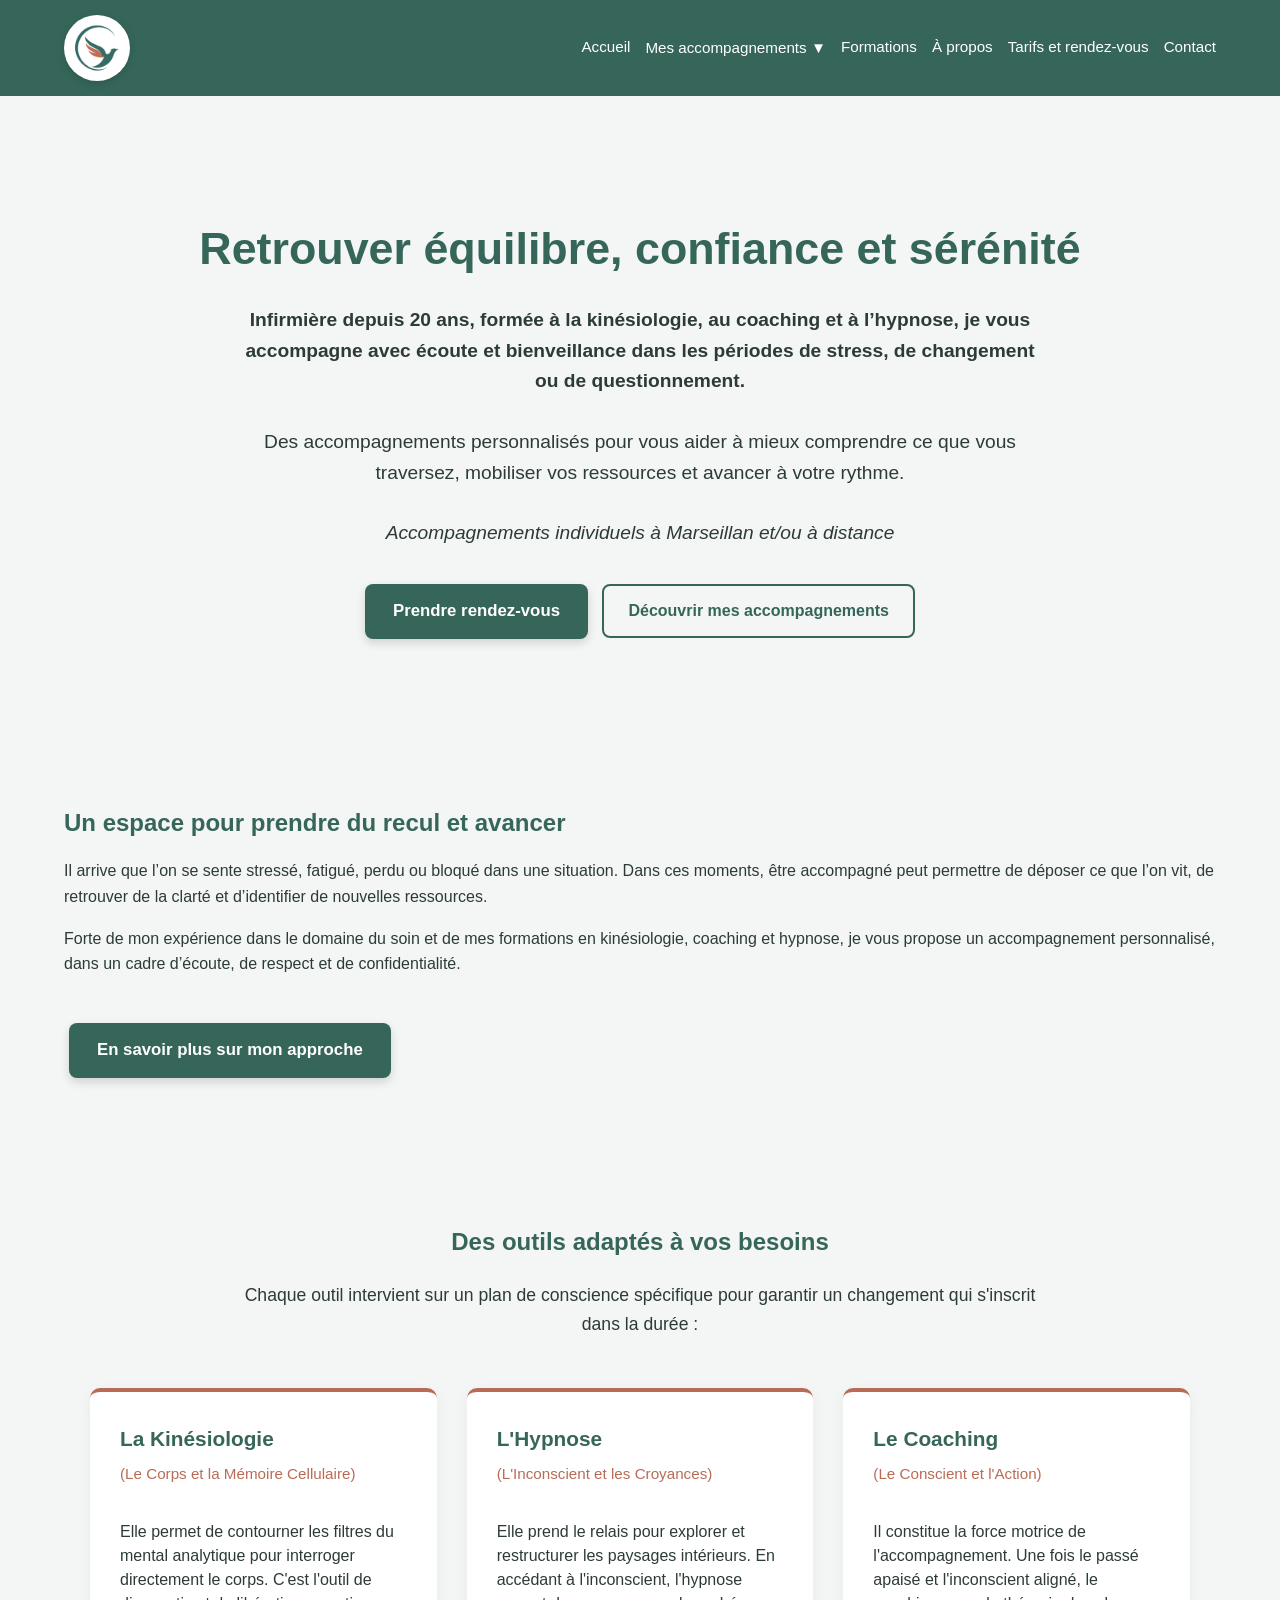
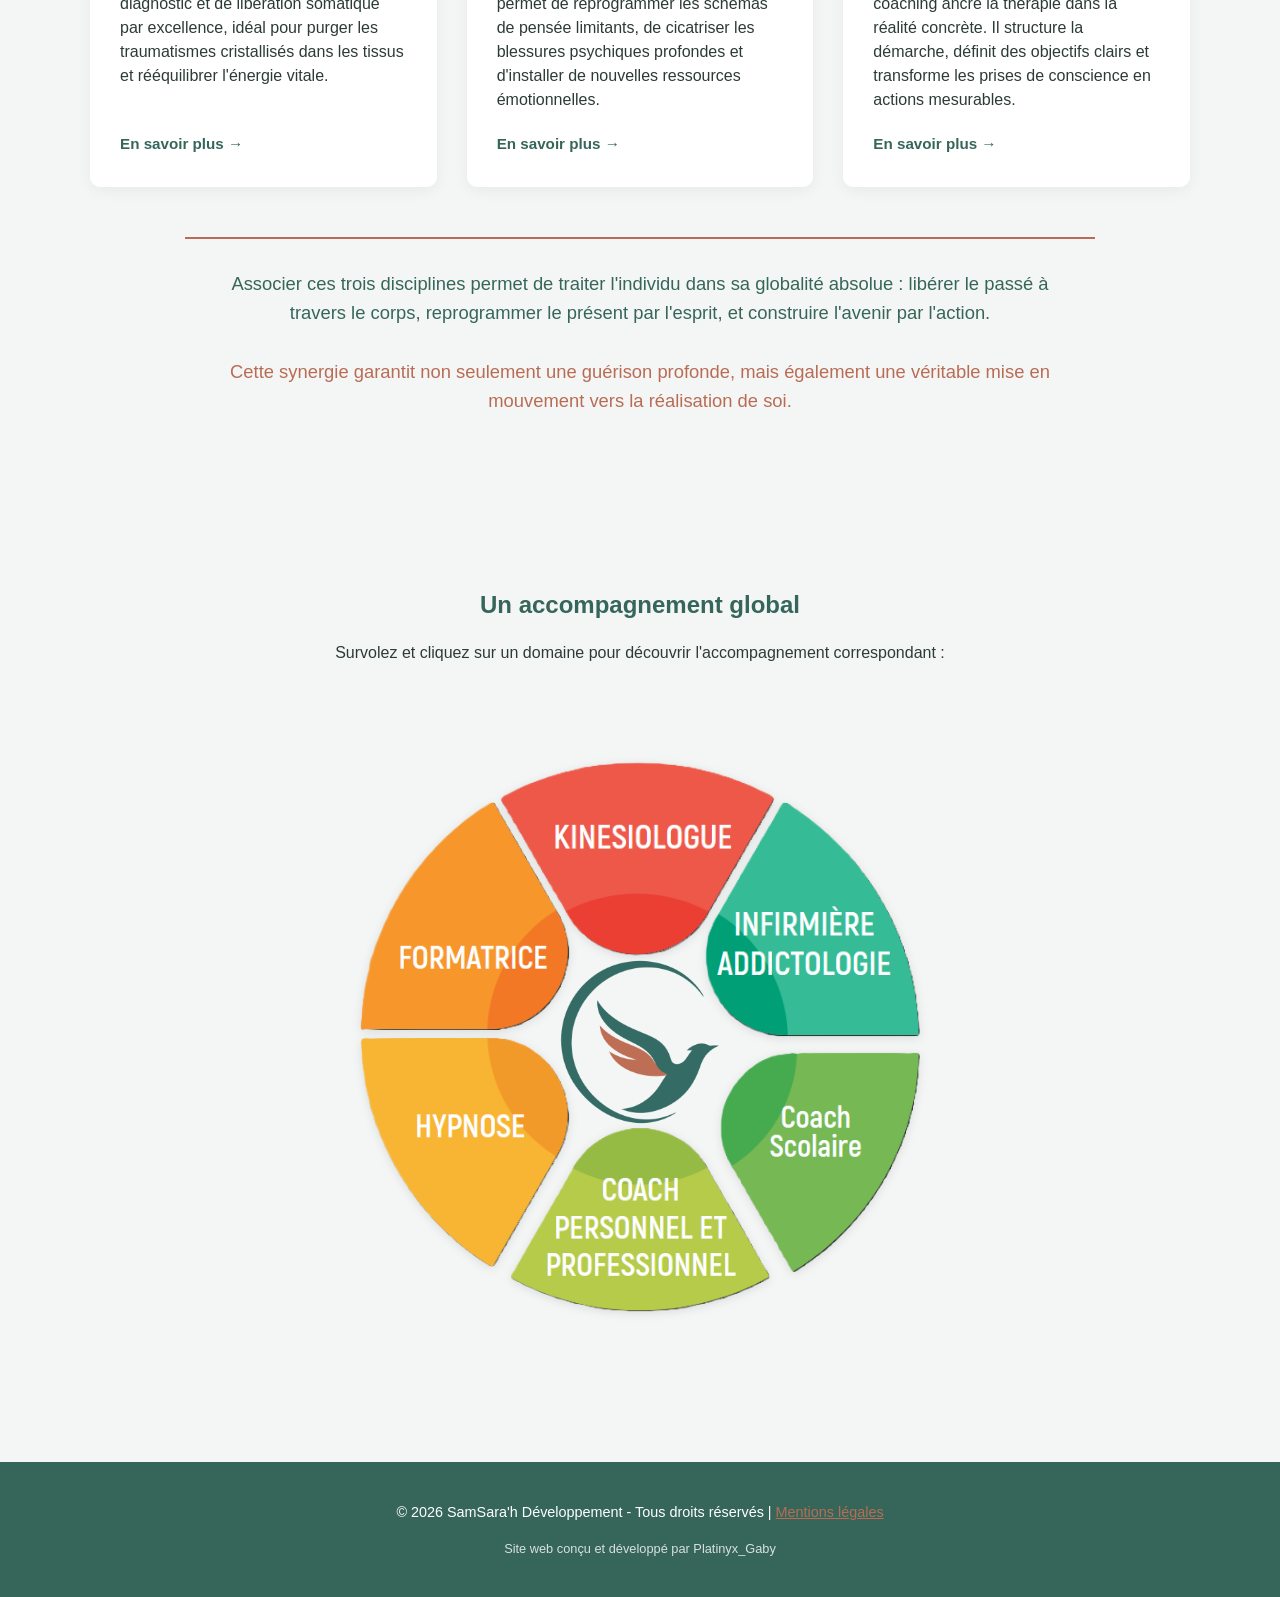
<file: index.html>
<!DOCTYPE html>
<html lang="fr">
<head>
    <meta charset="UTF-8">
    <meta name="viewport" content="width=device-width, initial-scale=1.0">
    <title>Accompagnement, Kinésiologie et Coaching</title>
    <!-- On relie la page au fichier de design -->
    <link rel="stylesheet" href="style.css">
</head>
<body>

    <!-- MENU DE NAVIGATION -->
   <header>
        <div class="logo">
            <a href="index.html">
                <img src="logo.png" alt="SamSara'h' Développement" style="height: 50px; vertical-align: middle;">
            </a>
        </div>
        <nav>
    <a href="index.html">Accueil</a>
    
    <!-- MENU DÉROULANT -->
    <div class="menu-deroulant">
        <a href="accompagnements.html" class="lien-principal">Mes accompagnements ▼</a>
        <div class="sous-menu">
            <a href="kinesiologie.html">Kinésiologie</a>
            <a href="coaching.html">Coaching</a>
            <a href="hypnose.html">Hypnose</a>
        </div>
    </div>

    <a href="formations.html">Formations</a>
    <a href="a-propos.html">À propos</a>
    <a href="tarifs-rdv.html">Tarifs et rendez-vous</a>
    <a href="contact.html">Contact</a>
</nav>
    </header>

    <!-- BANDEAU PRINCIPAL -->
    <section class="hero">
        <h1>Retrouver équilibre, confiance et sérénité</h1>
        <p><strong>Infirmière depuis 20 ans, formée à la kinésiologie, au coaching et à l’hypnose, je vous accompagne avec écoute et bienveillance dans les périodes de stress, de changement ou de questionnement.</strong></p>
        <p>Des accompagnements personnalisés pour vous aider à mieux comprendre ce que vous traversez, mobiliser vos ressources et avancer à votre rythme.</p>
        <p><em>Accompagnements individuels à Marseillan et/ou à distance</em></p>
        <div style="margin-top: 30px;">
            <a href="tarifs-rdv.html" class="btn-primaire">Prendre rendez-vous</a>
            <a href="accompagnements.html" class="btn-secondaire">Découvrir mes accompagnements</a>
        </div>
    </section>

    <!-- APPROCHE HUMAINE -->
    <div class="--fond-clair">
        <section>
            <h2>Un espace pour prendre du recul et avancer</h2>
            <p>Il arrive que l’on se sente stressé, fatigué, perdu ou bloqué dans une situation. Dans ces moments, être accompagné peut permettre de déposer ce que l’on vit, de retrouver de la clarté et d’identifier de nouvelles ressources.</p>
            <p>Forte de mon expérience dans le domaine du soin et de mes formations en kinésiologie, coaching et hypnose, je vous propose un accompagnement personnalisé, dans un cadre d’écoute, de respect et de confidentialité.</p>
            <br>
            <a href="a-propos.html" class="btn-primaire">En savoir plus sur mon approche</a>
        </section>
    </div>

    <!-- SECTION EXPLICATION DES OUTILS -->
    <section class="fond-clair" style="padding: 60px 20px;">
        <div style="max-width: 1100px; margin: 0 auto;">
            
            <h2 style="text-align: center; color: var(--vert-sauge); margin-bottom: 20px;">Des outils adaptés à vos besoins</h2>
            
            <p style="text-align: center; font-size: 1.1rem; margin-bottom: 50px; color: var(--texte-principal); max-width: 800px; margin-left: auto; margin-right: auto;">
                Chaque outil intervient sur un plan de conscience spécifique pour garantir un changement qui s'inscrit dans la durée :
            </p>
            
            <!-- Grille pour les 3 blocs (responsive) -->
            <div style="display: grid; grid-template-columns: repeat(auto-fit, minmax(300px, 1fr)); gap: 30px; margin-bottom: 50px;">
                
                <!-- Bloc Kinésiologie -->
                <div style="background: white; padding: 30px; border-radius: 10px; border-top: 4px solid var(--terre-cuite); box-shadow: 0 4px 15px rgba(0,0,0,0.05); display: flex; flex-direction: column;">
                    <a href="kinesiologie.html" style="text-decoration: none;">
                        <h3 style="color: var(--vert-sauge); margin-top: 0; font-size: 1.3rem;">
                            La Kinésiologie<br>
                            <span style="font-size: 0.95rem; font-weight: normal; color: var(--terre-cuite);">(Le Corps et la Mémoire Cellulaire)</span>
                        </h3>
                    </a>
                    <p style="margin-bottom: 0; line-height: 1.5; color: var(--texte-principal);">Elle permet de contourner les filtres du mental analytique pour interroger directement le corps. C'est l'outil de diagnostic et de libération somatique par excellence, idéal pour purger les traumatismes cristallisés dans les tissus et rééquilibrer l'énergie vitale.</p>
                    <a href="kinesiologie.html" style="margin-top: auto; padding-top: 20px; color: var(--vert-sauge); text-decoration: none; font-weight: bold; font-size: 0.95rem;">En savoir plus →</a>
                </div>

                <!-- Bloc Hypnose -->
                <div style="background: white; padding: 30px; border-radius: 10px; border-top: 4px solid var(--terre-cuite); box-shadow: 0 4px 15px rgba(0,0,0,0.05); display: flex; flex-direction: column;">
                    <a href="hypnose.html" style="text-decoration: none;">
                        <h3 style="color: var(--vert-sauge); margin-top: 0; font-size: 1.3rem;">
                            L'Hypnose<br>
                            <span style="font-size: 0.95rem; font-weight: normal; color: var(--terre-cuite);">(L'Inconscient et les Croyances)</span>
                        </h3>
                    </a>
                    <p style="margin-bottom: 0; line-height: 1.5; color: var(--texte-principal);">Elle prend le relais pour explorer et restructurer les paysages intérieurs. En accédant à l'inconscient, l'hypnose permet de reprogrammer les schémas de pensée limitants, de cicatriser les blessures psychiques profondes et d'installer de nouvelles ressources émotionnelles.</p>
                    <a href="hypnose.html" style="margin-top: auto; padding-top: 20px; color: var(--vert-sauge); text-decoration: none; font-weight: bold; font-size: 0.95rem;">En savoir plus →</a>
                </div>

                <!-- Bloc Coaching -->
                <div style="background: white; padding: 30px; border-radius: 10px; border-top: 4px solid var(--terre-cuite); box-shadow: 0 4px 15px rgba(0,0,0,0.05); display: flex; flex-direction: column;">
                    <a href="coaching.html" style="text-decoration: none;">
                        <h3 style="color: var(--vert-sauge); margin-top: 0; font-size: 1.3rem;">
                            Le Coaching<br>
                            <span style="font-size: 0.95rem; font-weight: normal; color: var(--terre-cuite);">(Le Conscient et l'Action)</span>
                        </h3>
                    </a>
                    <p style="margin-bottom: 0; line-height: 1.5; color: var(--texte-principal);">Il constitue la force motrice de l'accompagnement. Une fois le passé apaisé et l'inconscient aligné, le coaching ancre la thérapie dans la réalité concrète. Il structure la démarche, définit des objectifs clairs et transforme les prises de conscience en actions mesurables.</p>
                    <a href="coaching.html" style="margin-top: auto; padding-top: 20px; color: var(--vert-sauge); text-decoration: none; font-weight: bold; font-size: 0.95rem;">En savoir plus →</a>
                </div>

            </div>

            <!-- Conclusion globale -->
            <div style="text-align: center; padding: 30px; border-top: 2px solid var(--terre-cuite); max-width: 850px; margin: 0 auto;">
                <p style="font-size: 1.15rem; font-weight: 500; color: var(--vert-sauge); line-height: 1.6; margin: 0;">
                    Associer ces trois disciplines permet de traiter l'individu dans sa globalité absolue : libérer le passé à travers le corps, reprogrammer le présent par l'esprit, et construire l'avenir par l'action.<br><br>
                    <span style="color: var(--terre-cuite);">Cette synergie garantit non seulement une guérison profonde, mais également une véritable mise en mouvement vers la réalisation de soi.</span>
                </p>
            </div>

        </div>
    </section>
    
    <section style="text-align: center;">
        <h2>Un accompagnement global</h2>
        <p>Survolez et cliquez sur un domaine pour découvrir l'accompagnement correspondant :</p>
        
        <!-- SECTION ROUE (IMAGES INDÉPENDANTES) -->
    <section style="text-align: center; padding: 40px 20px;">
        
        <div class="roue-libre">
            <!-- 1. Le nouveau phénix au centre -->
            <!-- 1. Le nouveau phénix au centre (maintenant cliquable) -->
            <a href="a-propos.html" class="centre-phenix" title="À propos de moi">
                <img src="logo.png" alt="Phénix SamSara'h" style="width: 100%; height: 100%; object-fit: contain;">
            </a>
            <!-- 2. Les 6 images indépendantes -->
            <a href="kinesiologie.html" class="lien-kine" title="Kinésiologie">
                <img src="kinesiologie.png" alt="Kinésiologue" class="morceau-roue">
            </a>
            
            <a href="coaching.html" class="lien-infirmiere" title="Infirmière Addictologie">
                <img src="infirmiere.png" alt="Infirmière Addictologie" class="morceau-roue">
            </a>
            
            <a href="coaching.html" class="lien-scolaire" title="Coach Scolaire">
                <img src="coach.png" alt="Coach Scolaire" class="morceau-roue">
            </a>
            
            <a href="coaching.html" class="lien-pro" title="Coach Personnel et Professionnel">
                <img src="coachpro.png" alt="Coach Pro" class="morceau-roue">
            </a>
            
            <a href="hypnose.html" class="lien-hypnose" title="Hypnose">
                <img src="hypnose.png" alt="Hypnose" class="morceau-roue">
            </a>
            
            <a href="formations.html" class="lien-formatrice" title="Formatrice">
                <img src="formatrice.png" alt="Formatrice" class="morceau-roue">
            </a>
        </div>
    </section>
    </section>

    
    <footer>
        <p>© 2026 SamSara'h Développement - Tous droits réservés | <a href="mentions-legales.html">Mentions légales</a></p>
        <p style="font-size: 0.8rem; opacity: 0.8; margin-top: 5px;">Site web conçu et développé par Platinyx_Gaby</p>
    </footer>

</body>
</html>
</file>
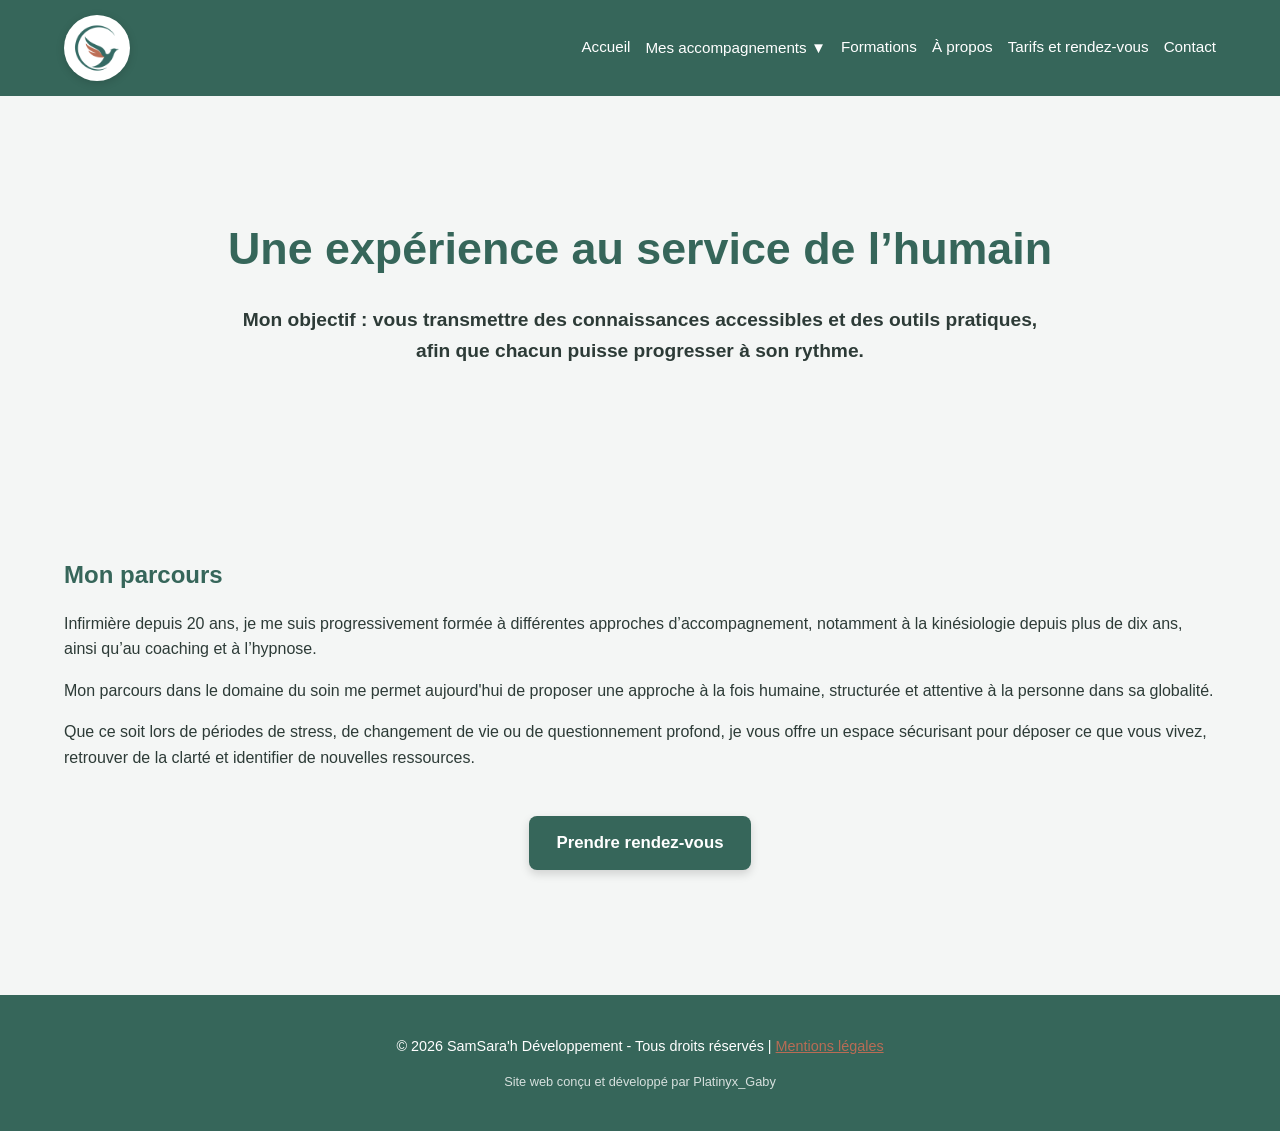
<file: a-propos.html>
<!DOCTYPE html>
<html lang="fr">
<head>
    <meta charset="UTF-8">
    <meta name="viewport" content="width=device-width, initial-scale=1.0">
    <title>À propos - Coach de Vie</title>
    <link rel="stylesheet" href="style.css">
</head>
<body>

    <!-- MENU DE NAVIGATION -->
    <header>
        <div class="logo">
            <a href="index.html">
                <img src="logo.png" alt="SamSara'h' Développement" style="height: 50px; vertical-align: middle;">
            </a>
        </div>
        <nav>
    <a href="index.html">Accueil</a>
    
    <!-- MENU DÉROULANT -->
    <div class="menu-deroulant">
        <a href="accompagnements.html" class="lien-principal">Mes accompagnements ▼</a>
        <div class="sous-menu">
            <a href="kinesiologie.html">Kinésiologie</a>
            <a href="coaching.html">Coaching</a>
            <a href="hypnose.html">Hypnose</a>
        </div>
    </div>

    <a href="formations.html">Formations</a>
    <a href="a-propos.html">À propos</a>
    <a href="tarifs-rdv.html">Tarifs et rendez-vous</a>
    <a href="contact.html">Contact</a>
</nav>
    </header>

    <!-- CONTENU À PROPOS -->
    <section class="hero">
        <h1>Une expérience au service de l’humain</h1>
        <p><strong>Mon objectif : vous transmettre des connaissances accessibles et des outils pratiques, afin que chacun puisse progresser à son rythme.</strong></p>
    </section>

    <div class="--fond-clair">
        <section>
            <h2>Mon parcours</h2>
            <p>Infirmière depuis 20 ans, je me suis progressivement formée à différentes approches d’accompagnement, notamment à la kinésiologie depuis plus de dix ans, ainsi qu’au coaching et à l’hypnose.</p>
            <p>Mon parcours dans le domaine du soin me permet aujourd'hui de proposer une approche à la fois humaine, structurée et attentive à la personne dans sa globalité.</p>
            <p>Que ce soit lors de périodes de stress, de changement de vie ou de questionnement profond, je vous offre un espace sécurisant pour déposer ce que vous vivez, retrouver de la clarté et identifier de nouvelles ressources.</p>
            
            <div style="text-align: center; margin-top: 40px;">
                <a href="tarifs-rdv.html" class="btn-primaire">Prendre rendez-vous</a>
            </div>
        </section>
    </div>

    <!-- PIED DE PAGE -->
   <footer>
        <p>© 2026 SamSara'h Développement - Tous droits réservés | <a href="mentions-legales.html">Mentions légales</a></p>
        <p style="font-size: 0.8rem; opacity: 0.8; margin-top: 5px;">Site web conçu et développé par Platinyx_Gaby</p>
    </footer>

</body>
</html>
</file>
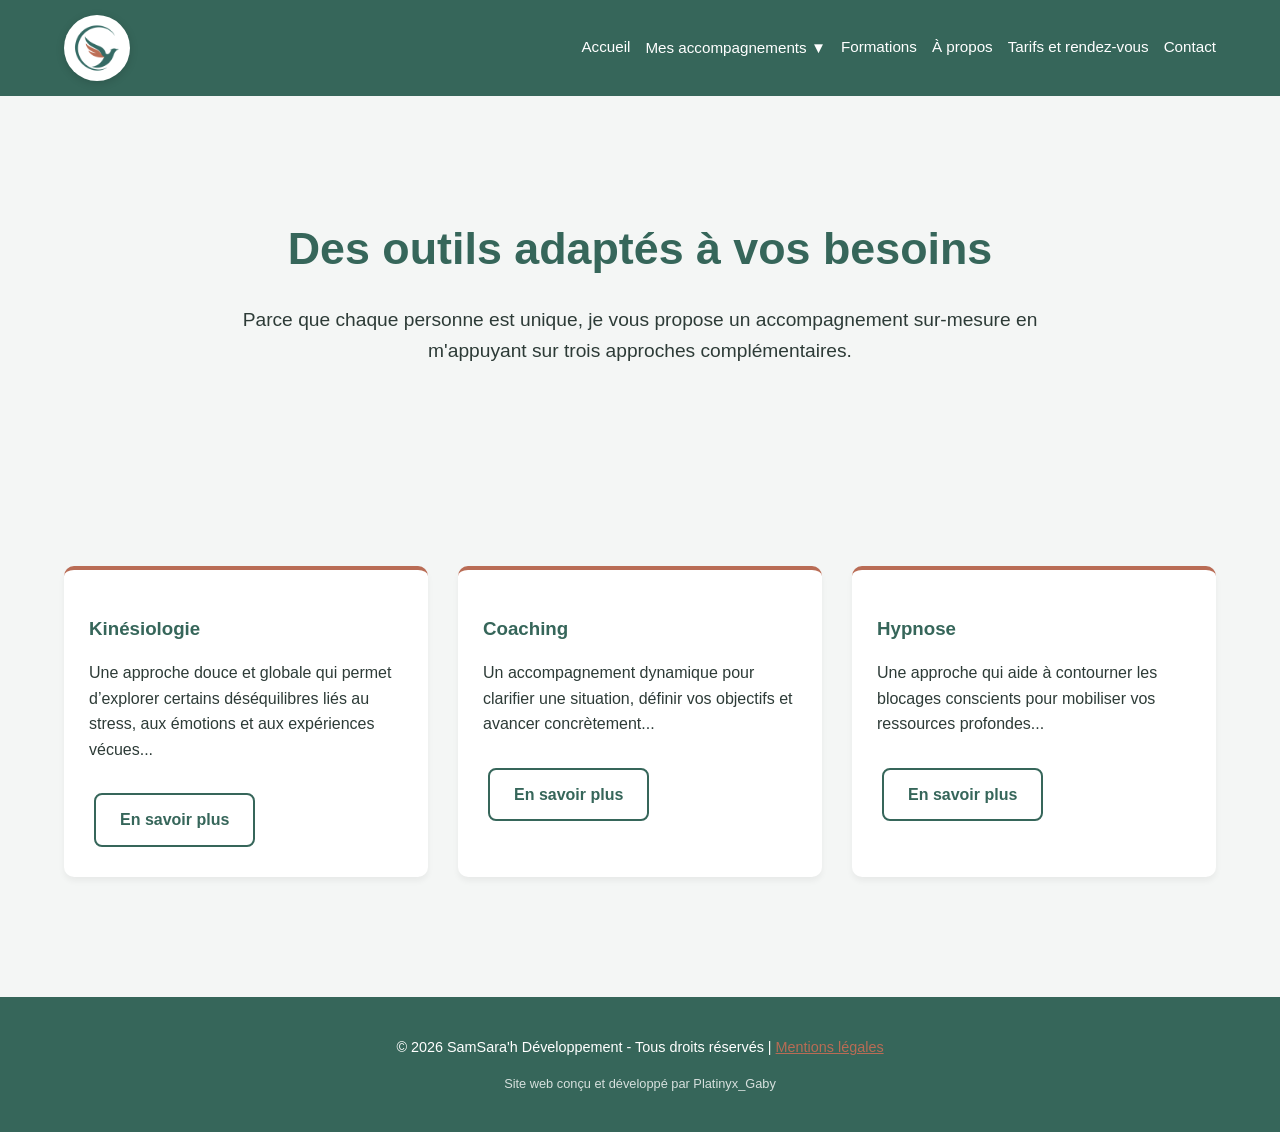
<file: accompagnements.html>
<!DOCTYPE html>
<html lang="fr">
<head>
    <meta charset="UTF-8">
    <meta name="viewport" content="width=device-width, initial-scale=1.0">
    <title>Mes Accompagnements - Coach de Vie</title>
    <link rel="stylesheet" href="style.css">
</head>
<body>

    <!-- MENU DE NAVIGATION -->
    <header>
        <div class="logo">
            <a href="index.html">
                <img src="logo.png" alt="SamSara'h' Développement" style="height: 50px; vertical-align: middle;">
            </a>
        </div>
        <nav>
    <a href="index.html">Accueil</a>
    
    <!-- MENU DÉROULANT -->
    <div class="menu-deroulant">
        <a href="accompagnements.html" class="lien-principal">Mes accompagnements ▼</a>
        <div class="sous-menu">
            <a href="kinesiologie.html">Kinésiologie</a>
            <a href="coaching.html">Coaching</a>
            <a href="hypnose.html">Hypnose</a>
        </div>
    </div>

    <a href="formations.html">Formations</a>
    <a href="a-propos.html">À propos</a>
    <a href="tarifs-rdv.html">Tarifs et rendez-vous</a>
    <a href="contact.html">Contact</a>
</nav>
    </header>
    
    <section class="hero">
        <h1>Des outils adaptés à vos besoins</h1>
        <p>Parce que chaque personne est unique, je vous propose un accompagnement sur-mesure en m'appuyant sur trois approches complémentaires.</p>
    </section>

    <!-- DÉTAIL DES ACCOMPAGNEMENTS -->
    <div class="--fond-clair">
        <section>
            <div class="grille-3">
                
                <div class="carte">
                    <h3><a href="kinesiologie.html" style="color: var(--vert-sauge);">Kinésiologie</a></h3>
                    <p>Une approche douce et globale qui permet d’explorer certains déséquilibres liés au stress, aux émotions et aux expériences vécues...</p>
                    <a href="kinesiologie.html" class="btn-secondaire" style="margin-top: 15px;">En savoir plus</a>
                </div>
                
                <div class="carte">
                    <h3><a href="coaching.html" style="color: var(--vert-sauge);">Coaching</a></h3>
                    <p>Un accompagnement dynamique pour clarifier une situation, définir vos objectifs et avancer concrètement...</p>
                    <a href="coaching.html" class="btn-secondaire" style="margin-top: 15px;">En savoir plus</a>
                </div>
                
                <div class="carte">
                    <h3><a href="hypnose.html" style="color: var(--vert-sauge);">Hypnose</a></h3>
                    <p>Une approche qui aide à contourner les blocages conscients pour mobiliser vos ressources profondes...</p>
                    <a href="hypnose.html" class="btn-secondaire" style="margin-top: 15px;">En savoir plus</a>
                </div>

            </div>
        </section>
    </div>
    <!-- PIED DE PAGE -->
    <footer>
        <p>© 2026 SamSara'h Développement - Tous droits réservés | <a href="mentions-legales.html">Mentions légales</a></p>
        <p style="font-size: 0.8rem; opacity: 0.8; margin-top: 5px;">Site web conçu et développé par Platinyx_Gaby</p>
    </footer>

</body>
</html>
</file>
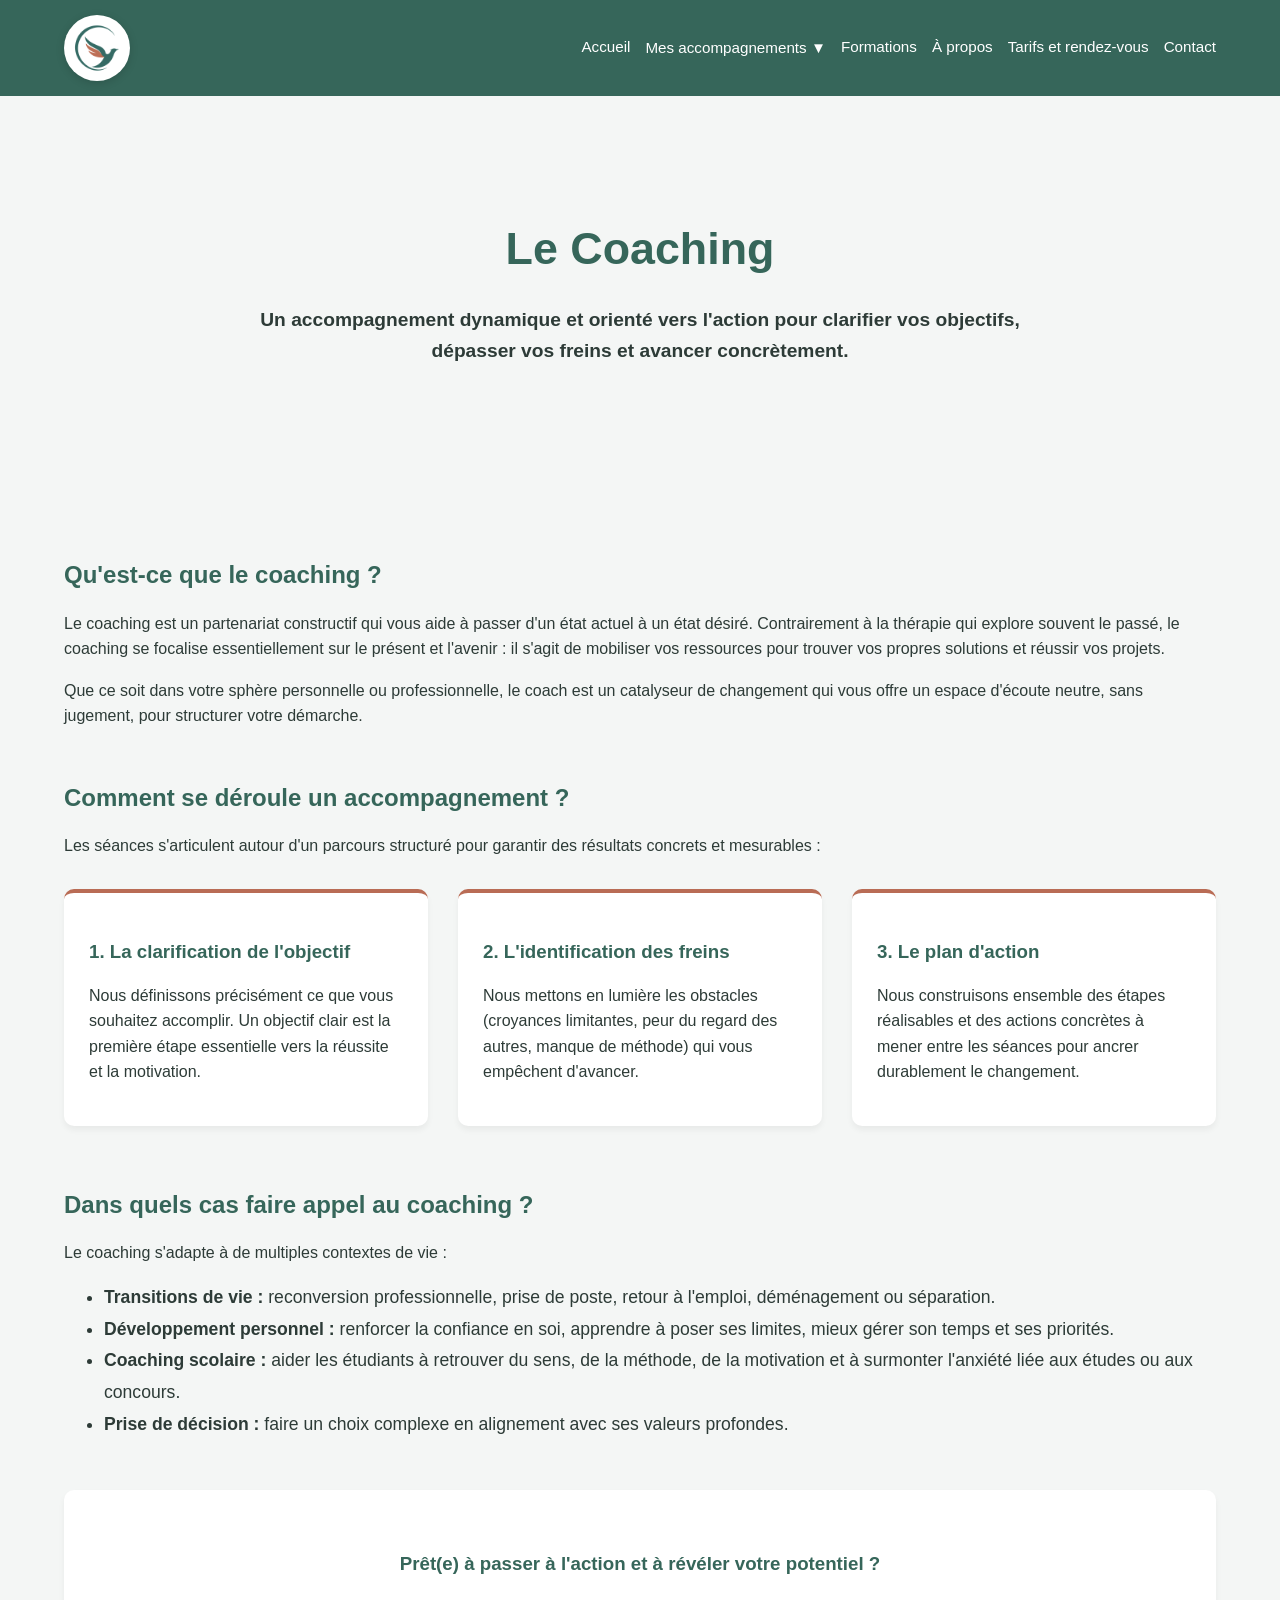
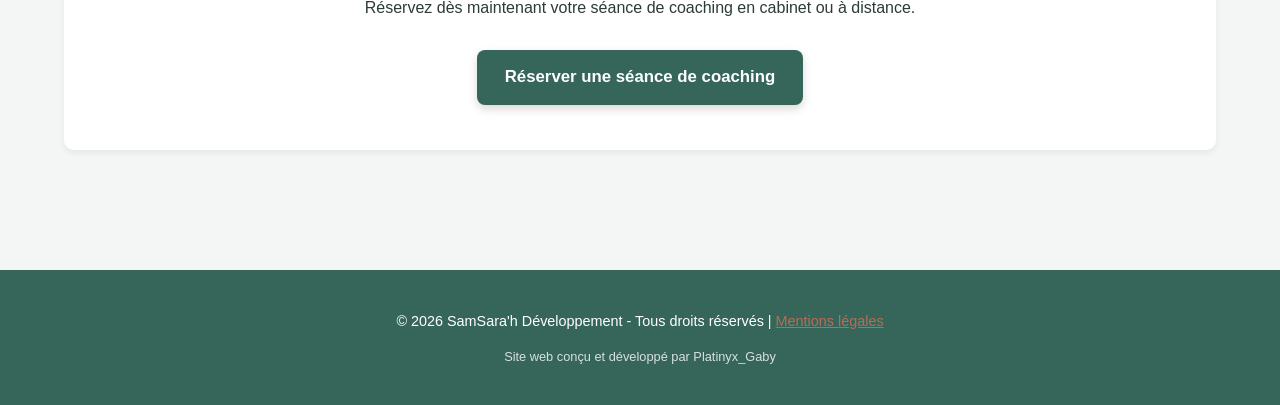
<file: coaching.html>
<!DOCTYPE html>
<html lang="fr">
<head>
    <meta charset="UTF-8">
    <meta name="viewport" content="width=device-width, initial-scale=1.0">
    <title>Le Coaching - SamSara'h Développement</title>
    <link rel="stylesheet" href="style.css">
</head>
<body>

    <!-- MENU DE NAVIGATION -->
    <header>
        <div class="logo">
            <a href="index.html">
                <img src="logo.png" alt="SamSara'h' Développement" style="height: 50px; vertical-align: middle;">
            </a>
        </div>
        <nav>
            <a href="index.html">Accueil</a>
            <div class="menu-deroulant">
                <a href="accompagnements.html" class="lien-principal">Mes accompagnements ▼</a>
                <div class="sous-menu">
                    <a href="kinesiologie.html">Kinésiologie</a>
                    <a href="coaching.html">Coaching</a>
                    <a href="hypnose.html">Hypnose</a>
                </div>
            </div>
            <a href="formations.html">Formations</a>
            <a href="a-propos.html">À propos</a>
            <a href="tarifs-rdv.html">Tarifs et rendez-vous</a>
            <a href="contact.html">Contact</a>
        </nav>
    </header>

    <!-- BANDEAU PRINCIPAL -->
    <section class="hero">
        <h1>Le Coaching</h1>
        <p><strong>Un accompagnement dynamique et orienté vers l'action pour clarifier vos objectifs, dépasser vos freins et avancer concrètement.</strong></p>
    </section>

    <!-- CONTENU DÉTAILLÉ ET CONCRET -->
    <div class="--fond-clair">
        <section>
            <h2>Qu'est-ce que le coaching ?</h2>
            <p>Le coaching est un partenariat constructif qui vous aide à passer d'un état actuel à un état désiré. Contrairement à la thérapie qui explore souvent le passé, le coaching se focalise essentiellement sur le présent et l'avenir : il s'agit de mobiliser vos ressources pour trouver vos propres solutions et réussir vos projets.</p>
            <p>Que ce soit dans votre sphère personnelle ou professionnelle, le coach est un catalyseur de changement qui vous offre un espace d'écoute neutre, sans jugement, pour structurer votre démarche.</p>
            
            <h2 style="margin-top: 50px;">Comment se déroule un accompagnement ?</h2>
            <p>Les séances s'articulent autour d'un parcours structuré pour garantir des résultats concrets et mesurables :</p>
            
            <div class="grille-3" style="margin-top: 30px;">
                <div class="carte">
                    <h3>1. La clarification de l'objectif</h3>
                    <p>Nous définissons précisément ce que vous souhaitez accomplir. Un objectif clair est la première étape essentielle vers la réussite et la motivation.</p>
                </div>
                <div class="carte">
                    <h3>2. L'identification des freins</h3>
                    <p>Nous mettons en lumière les obstacles (croyances limitantes, peur du regard des autres, manque de méthode) qui vous empêchent d'avancer.</p>
                </div>
                <div class="carte">
                    <h3>3. Le plan d'action</h3>
                    <p>Nous construisons ensemble des étapes réalisables et des actions concrètes à mener entre les séances pour ancrer durablement le changement.</p>
                </div>
            </div>

            <h2 style="margin-top: 60px;">Dans quels cas faire appel au coaching ?</h2>
            <p>Le coaching s'adapte à de multiples contextes de vie :</p>
            <ul style="font-size: 1.1rem; line-height: 1.8; margin-top: 15px; margin-bottom: 40px;">
                <li><strong>Transitions de vie :</strong> reconversion professionnelle, prise de poste, retour à l'emploi, déménagement ou séparation.</li>
                <li><strong>Développement personnel :</strong> renforcer la confiance en soi, apprendre à poser ses limites, mieux gérer son temps et ses priorités.</li>
                <li><strong>Coaching scolaire :</strong> aider les étudiants à retrouver du sens, de la méthode, de la motivation et à surmonter l'anxiété liée aux études ou aux concours.</li>
                <li><strong>Prise de décision :</strong> faire un choix complexe en alignement avec ses valeurs profondes.</li>
            </ul>

            <!-- BOUTON DE RÉSERVATION EN BAS DE PAGE -->
            <div style="text-align: center; margin-top: 50px; background: white; padding: 40px; border-radius: 10px; box-shadow: 0 4px 6px rgba(0,0,0,0.05);">
                <h3 style="color: var(--vert-sauge);">Prêt(e) à passer à l'action et à révéler votre potentiel ?</h3>
                <p style="margin-bottom: 25px;">Réservez dès maintenant votre séance de coaching en cabinet ou à distance.</p>
                <a href="tarifs-rdv.html" class="btn-primaire">Réserver une séance de coaching</a>
            </div>
        </section>
    </div>
    <footer>
        <p>© 2026 SamSara'h Développement - Tous droits réservés | <a href="mentions-legales.html">Mentions légales</a></p>
        <p style="font-size: 0.8rem; opacity: 0.8; margin-top: 5px;">Site web conçu et développé par Platinyx_Gaby</p>
    </footer>

</body>
</html>
</file>
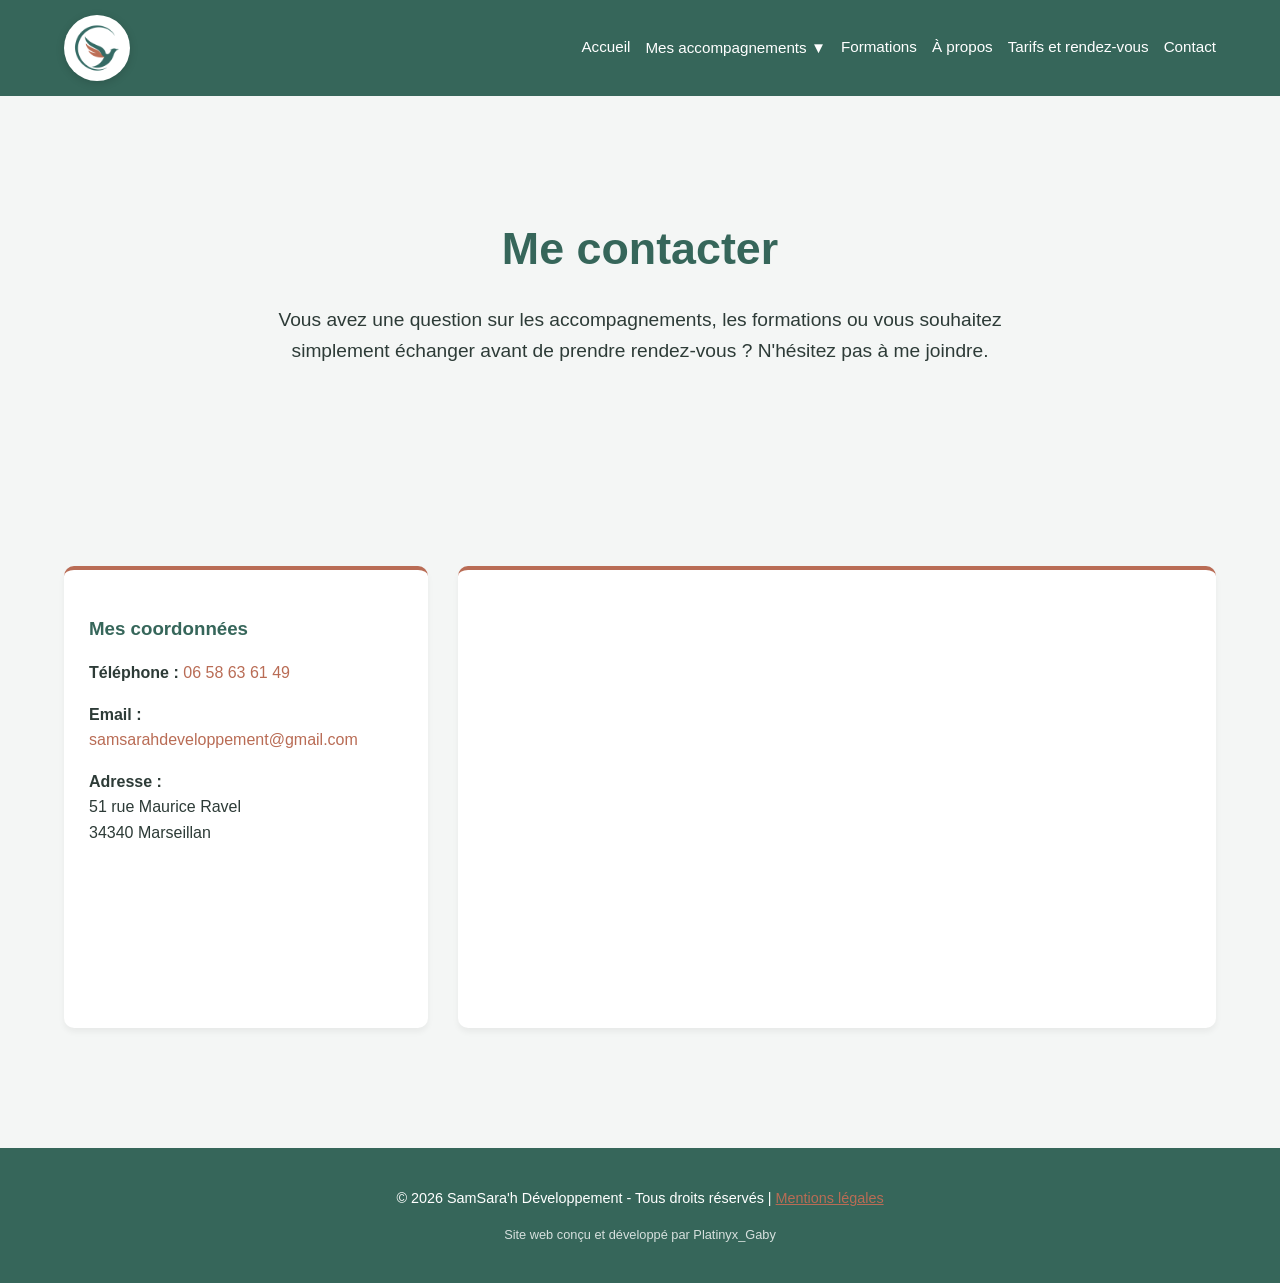
<file: contact.html>
<!DOCTYPE html>
<html lang="fr">
<head>
    <meta charset="UTF-8">
    <meta name="viewport" content="width=device-width, initial-scale=1.0">
    <title>Contact - Coach de Vie</title>
    <link rel="stylesheet" href="style.css">
</head>
<body>

    <!-- MENU DE NAVIGATION -->
    <header>
        <div class="logo">
            <a href="index.html">
                <img src="logo.png" alt="SamSara'h' Développement" style="height: 50px; vertical-align: middle;">
            </a>
        </div>
        <nav>
    <a href="index.html">Accueil</a>
    
    <!-- MENU DÉROULANT -->
    <div class="menu-deroulant">
        <a href="accompagnements.html" class="lien-principal">Mes accompagnements ▼</a>
        <div class="sous-menu">
            <a href="kinesiologie.html">Kinésiologie</a>
            <a href="coaching.html">Coaching</a>
            <a href="hypnose.html">Hypnose</a>
        </div>
    </div>

    <a href="formations.html">Formations</a>
    <a href="a-propos.html">À propos</a>
    <a href="tarifs-rdv.html">Tarifs et rendez-vous</a>
    <a href="contact.html">Contact</a>
</nav>
    </header>
    <!-- SECTION CONTACT -->
    <section class="hero">
        <h1>Me contacter</h1>
        <p>Vous avez une question sur les accompagnements, les formations ou vous souhaitez simplement échanger avant de prendre rendez-vous ? N'hésitez pas à me joindre.</p>
    </section>

    <section>
        <div class="grille-3">
            <!-- Coordonnées -->
            <div class="carte">
                <h3>Mes coordonnées</h3>
                <p><strong>Téléphone :</strong> <a href="tel:+33658636149" style="color: var(--terre-cuite);">06 58 63 61 49</a></p>
                <p><strong>Email :</strong> <a href="mailto:samsarahdeveloppement@gmail.com" style="color: var(--terre-cuite);">samsarahdeveloppement@gmail.com</a></p>
                <p><strong>Adresse :</strong><br>51 rue Maurice Ravel<br>34340 Marseillan</p>
            </div>

            <!-- CARTE GOOGLE MAPS INTÉGRÉE -->
            <div class="carte" style="grid-column: span 2; padding: 0; overflow: hidden; border-radius: 10px;">
                <iframe src="https://www.google.com/maps/embed?pb=!1m18!1m12!1m3!1d2901.6707261935126!2d3.5268595768252626!3d43.34207887111869!2m3!1f0!2f0!3f0!3m2!1i1024!2i768!4f13.1!3m3!1m2!1s0x12b13bc547f93141%3A0x1c81f113c40f4d0e!2s51%20Rue%20Maurice%20Ravel%2C%2034340%20Marseillan!5e0!3m2!1sfr!2sfr!4v1789025492570!5m2!1sfr!2sfr" width="600" height="450" style="border:0;" allowfullscreen="" loading="lazy" referrerpolicy="strict-origin-when-cross-origin"></iframe>
            </div>
        </div>
    </section>
    <footer>
        <p>© 2026 SamSara'h Développement - Tous droits réservés | <a href="mentions-legales.html">Mentions légales</a></p>
        <p style="font-size: 0.8rem; opacity: 0.8; margin-top: 5px;">Site web conçu et développé par Platinyx_Gaby</p>
    </footer>

</body>
</html>
</file>
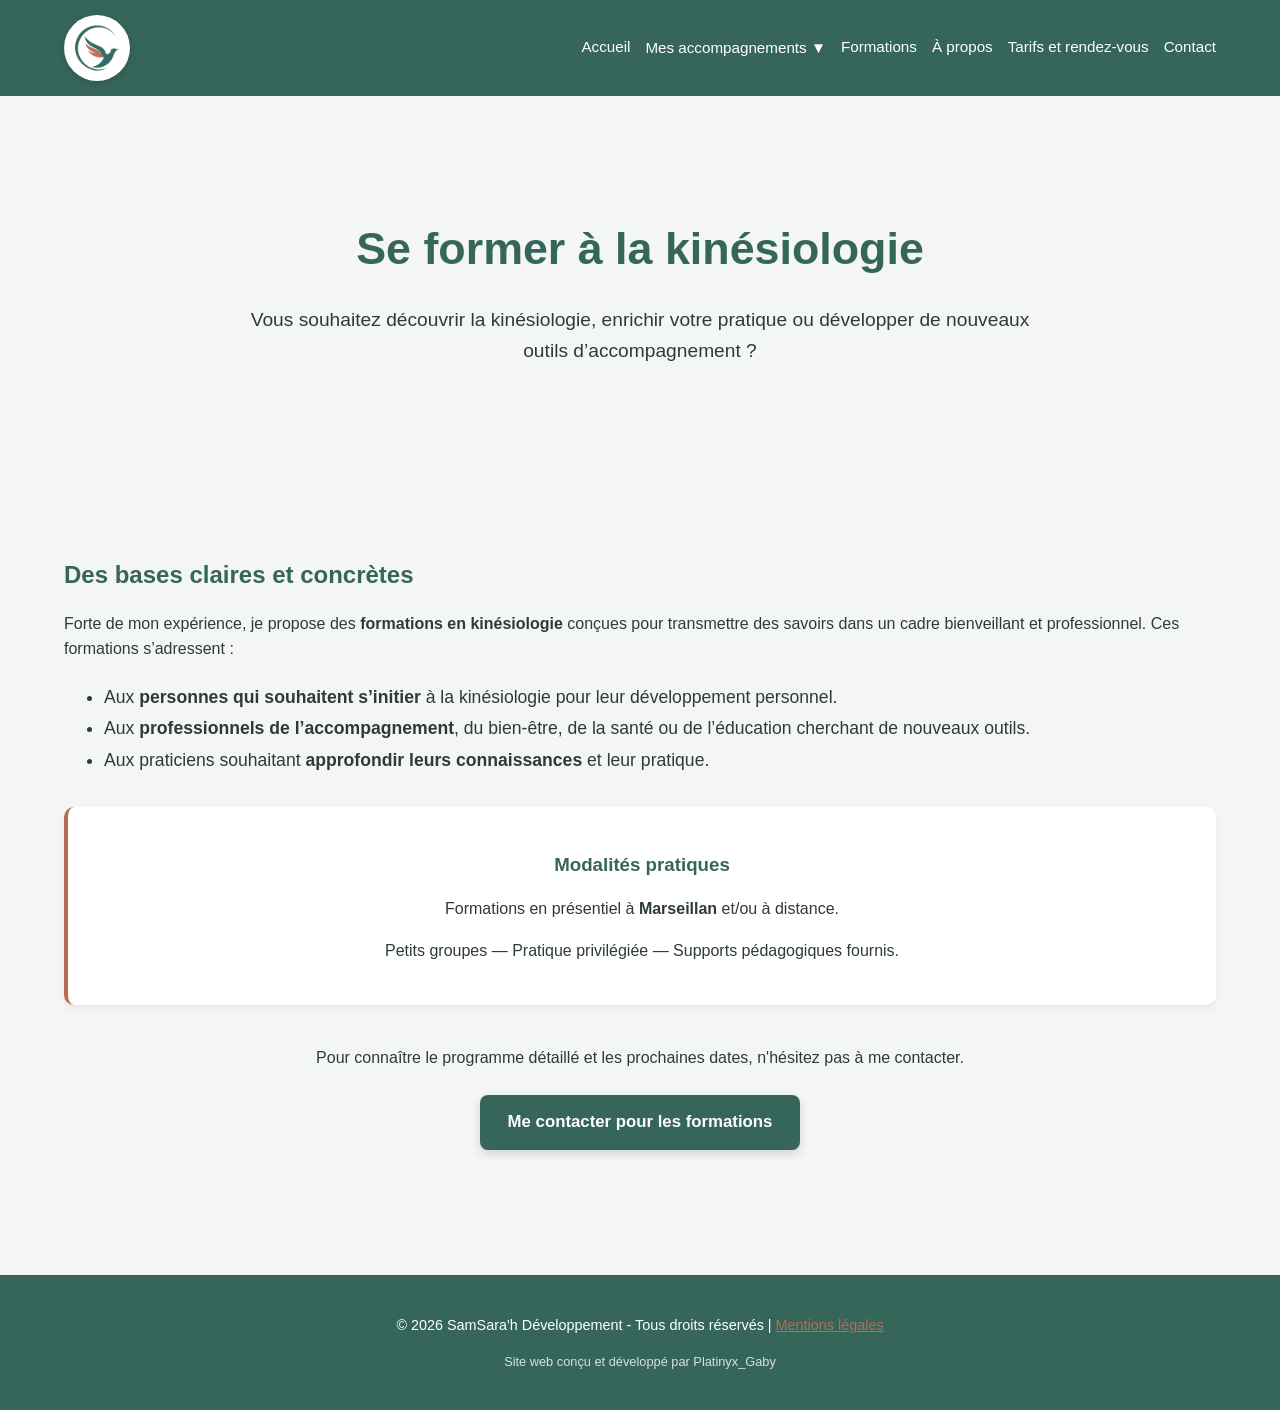
<file: formations.html>
<!DOCTYPE html>
<html lang="fr">
<head>
    <meta charset="UTF-8">
    <meta name="viewport" content="width=device-width, initial-scale=1.0">
    <title>Formations en Kinésiologie - Coach de Vie</title>
    <link rel="stylesheet" href="style.css">
</head>
<body>

    <!-- MENU DE NAVIGATION -->
   <header>
        <div class="logo">
            <a href="index.html">
                <img src="logo.png" alt="SamSara'h' Développement" style="height: 50px; vertical-align: middle;">
            </a>
        </div>
        <nav>
    <a href="index.html">Accueil</a>
    
    <!-- MENU DÉROULANT -->
    <div class="menu-deroulant">
        <a href="accompagnements.html" class="lien-principal">Mes accompagnements ▼</a>
        <div class="sous-menu">
            <a href="kinesiologie.html">Kinésiologie</a>
            <a href="coaching.html">Coaching</a>
            <a href="hypnose.html">Hypnose</a>
        </div>
    </div>

    <a href="formations.html">Formations</a>
    <a href="a-propos.html">À propos</a>
    <a href="tarifs-rdv.html">Tarifs et rendez-vous</a>
    <a href="contact.html">Contact</a>
</nav>
    </header>

    <section class="hero">
        <h1>Se former à la kinésiologie</h1>
        <p>Vous souhaitez découvrir la kinésiologie, enrichir votre pratique ou développer de nouveaux outils d’accompagnement ?</p>
    </section>

    <!-- DÉTAIL DES FORMATIONS -->
    <div class="--fond-clair">
        <section>
            <h2>Des bases claires et concrètes</h2>
            <p>Forte de mon expérience, je propose des <strong>formations en kinésiologie</strong> conçues pour transmettre des savoirs dans un cadre bienveillant et professionnel. Ces formations s’adressent :</p>
            
            <ul style="font-size: 1.1rem; line-height: 1.8; margin-top: 20px; margin-bottom: 30px;">
                <li>Aux <strong>personnes qui souhaitent s’initier</strong> à la kinésiologie pour leur développement personnel.</li>
                <li>Aux <strong>professionnels de l’accompagnement</strong>, du bien-être, de la santé ou de l’éducation cherchant de nouveaux outils.</li>
                <li>Aux praticiens souhaitant <strong>approfondir leurs connaissances</strong> et leur pratique.</li>
            </ul>

            <div class="carte" style="text-align: center; border-top: none; border-left: 4px solid var(--terre-cuite);">
                <h3>Modalités pratiques</h3>
                <p>Formations en présentiel à <strong>Marseillan</strong> et/ou à distance.</p>
                <p>Petits groupes — Pratique privilégiée — Supports pédagogiques fournis.</p>
            </div>
            
            <div style="text-align: center; margin-top: 40px;">
                <p style="margin-bottom: 20px;">Pour connaître le programme détaillé et les prochaines dates, n'hésitez pas à me contacter.</p>
                <a href="contact.html" class="btn-primaire">Me contacter pour les formations</a>
            </div>
        </section>
    </div>
    <footer>
        <p>© 2026 SamSara'h Développement - Tous droits réservés | <a href="mentions-legales.html">Mentions légales</a></p>
        <p style="font-size: 0.8rem; opacity: 0.8; margin-top: 5px;">Site web conçu et développé par Platinyx_Gaby</p>
    </footer>

</body>
</html>
</file>
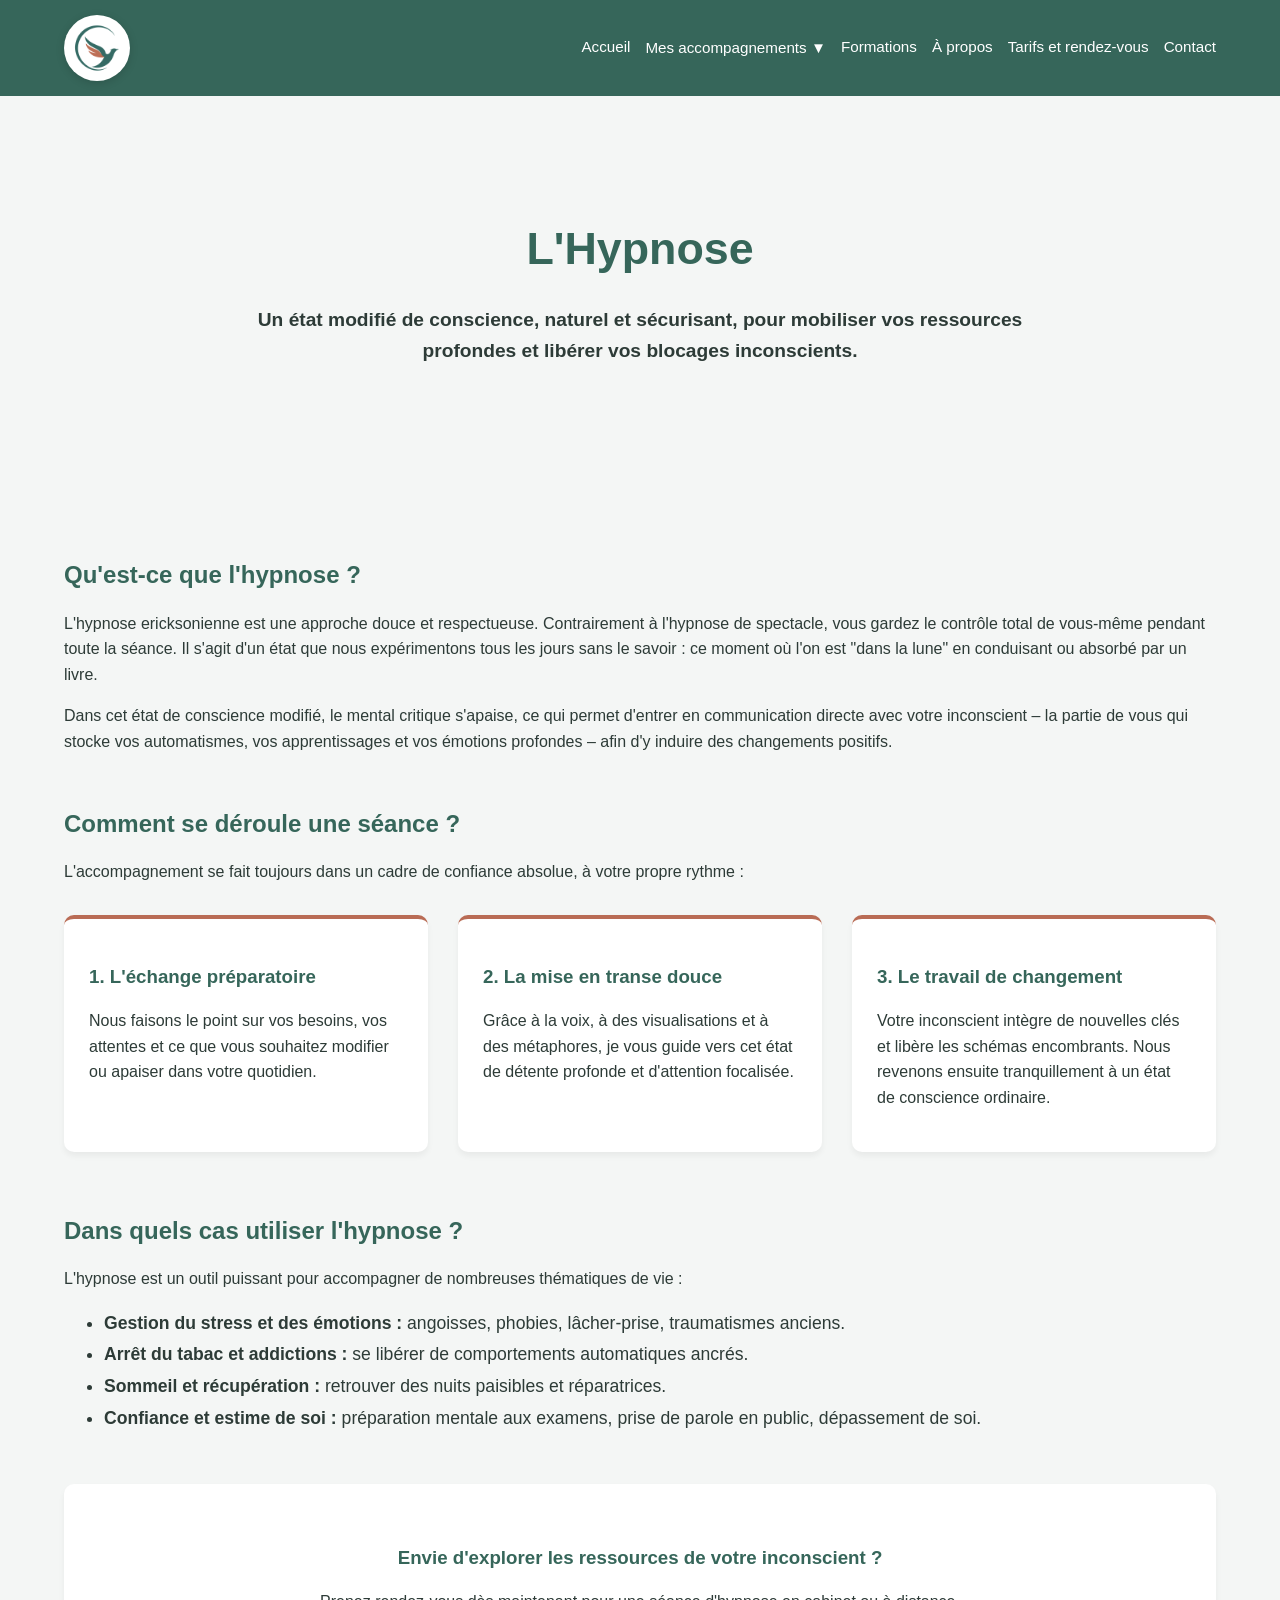
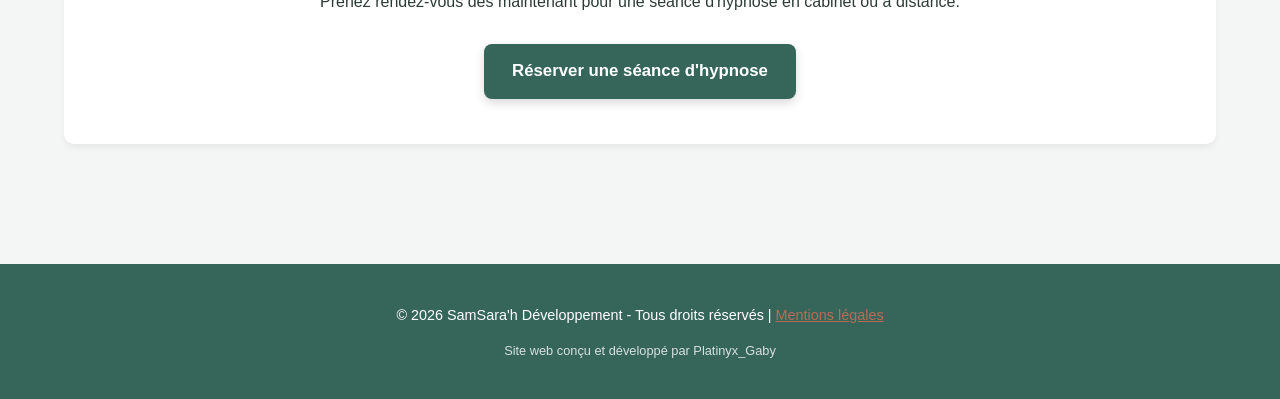
<file: hypnose.html>
<!DOCTYPE html>
<html lang="fr">
<head>
    <meta charset="UTF-8">
    <meta name="viewport" content="width=device-width, initial-scale=1.0">
    <title>L'Hypnose - SamSara'h Développement</title>
    <link rel="stylesheet" href="style.css">
</head>
<body>

    <!-- MENU DE NAVIGATION -->
    <header>
        <div class="logo">
            <a href="index.html">
                <img src="logo.png" alt="SamSara'h' Développement" style="height: 50px; vertical-align: middle;">
            </a>
        </div>
        <nav>
            <a href="index.html">Accueil</a>
            <div class="menu-deroulant">
                <a href="accompagnements.html" class="lien-principal">Mes accompagnements ▼</a>
                <div class="sous-menu">
                    <a href="kinesiologie.html">Kinésiologie</a>
                    <a href="coaching.html">Coaching</a>
                    <a href="hypnose.html">Hypnose</a>
                </div>
            </div>
            <a href="formations.html">Formations</a>
            <a href="a-propos.html">À propos</a>
            <a href="tarifs-rdv.html">Tarifs et rendez-vous</a>
            <a href="contact.html">Contact</a>
        </nav>
    </header>

    <!-- BANDEAU PRINCIPAL -->
    <section class="hero">
        <h1>L'Hypnose</h1>
        <p><strong>Un état modifié de conscience, naturel et sécurisant, pour mobiliser vos ressources profondes et libérer vos blocages inconscients.</strong></p>
    </section>

    <!-- CONTENU DÉTAILLÉ ET CONCRET -->
    <div class="--fond-clair">
        <section>
            <h2>Qu'est-ce que l'hypnose ?</h2>
            <p>L'hypnose ericksonienne est une approche douce et respectueuse. Contrairement à l'hypnose de spectacle, vous gardez le contrôle total de vous-même pendant toute la séance. Il s'agit d'un état que nous expérimentons tous les jours sans le savoir : ce moment où l'on est "dans la lune" en conduisant ou absorbé par un livre.</p>
            <p>Dans cet état de conscience modifié, le mental critique s'apaise, ce qui permet d'entrer en communication directe avec votre inconscient – la partie de vous qui stocke vos automatismes, vos apprentissages et vos émotions profondes – afin d'y induire des changements positifs.</p>
            
            <h2 style="margin-top: 50px;">Comment se déroule une séance ?</h2>
            <p>L'accompagnement se fait toujours dans un cadre de confiance absolue, à votre propre rythme :</p>
            
            <div class="grille-3" style="margin-top: 30px;">
                <div class="carte">
                    <h3>1. L'échange préparatoire</h3>
                    <p>Nous faisons le point sur vos besoins, vos attentes et ce que vous souhaitez modifier ou apaiser dans votre quotidien.</p>
                </div>
                <div class="carte">
                    <h3>2. La mise en transe douce</h3>
                    <p>Grâce à la voix, à des visualisations et à des métaphores, je vous guide vers cet état de détente profonde et d'attention focalisée.</p>
                </div>
                <div class="carte">
                    <h3>3. Le travail de changement</h3>
                    <p>Votre inconscient intègre de nouvelles clés et libère les schémas encombrants. Nous revenons ensuite tranquillement à un état de conscience ordinaire.</p>
                </div>
            </div>

            <h2 style="margin-top: 60px;">Dans quels cas utiliser l'hypnose ?</h2>
            <p>L'hypnose est un outil puissant pour accompagner de nombreuses thématiques de vie :</p>
            <ul style="font-size: 1.1rem; line-height: 1.8; margin-top: 15px; margin-bottom: 40px;">
                <li><strong>Gestion du stress et des émotions :</strong> angoisses, phobies, lâcher-prise, traumatismes anciens.</li>
                <li><strong>Arrêt du tabac et addictions :</strong> se libérer de comportements automatiques ancrés.</li>
                <li><strong>Sommeil et récupération :</strong> retrouver des nuits paisibles et réparatrices.</li>
                <li><strong>Confiance et estime de soi :</strong> préparation mentale aux examens, prise de parole en public, dépassement de soi.</li>
            </ul>

            <!-- BOUTON DE RÉSERVATION EN BAS DE PAGE -->
            <div style="text-align: center; margin-top: 50px; background: white; padding: 40px; border-radius: 10px; box-shadow: 0 4px 6px rgba(0,0,0,0.05);">
                <h3 style="color: var(--vert-sauge);">Envie d'explorer les ressources de votre inconscient ?</h3>
                <p style="margin-bottom: 25px;">Prenez rendez-vous dès maintenant pour une séance d'hypnose en cabinet ou à distance.</p>
                <a href="tarifs-rdv.html" class="btn-primaire">Réserver une séance d'hypnose</a>
            </div>
        </section>
    </div>
    <footer>
        <p>© 2026 SamSara'h Développement - Tous droits réservés | <a href="mentions-legales.html">Mentions légales</a></p>
        <p style="font-size: 0.8rem; opacity: 0.8; margin-top: 5px;">Site web conçu et développé par Platinyx_Gaby</p>
    </footer>

</body>
</html>
</file>
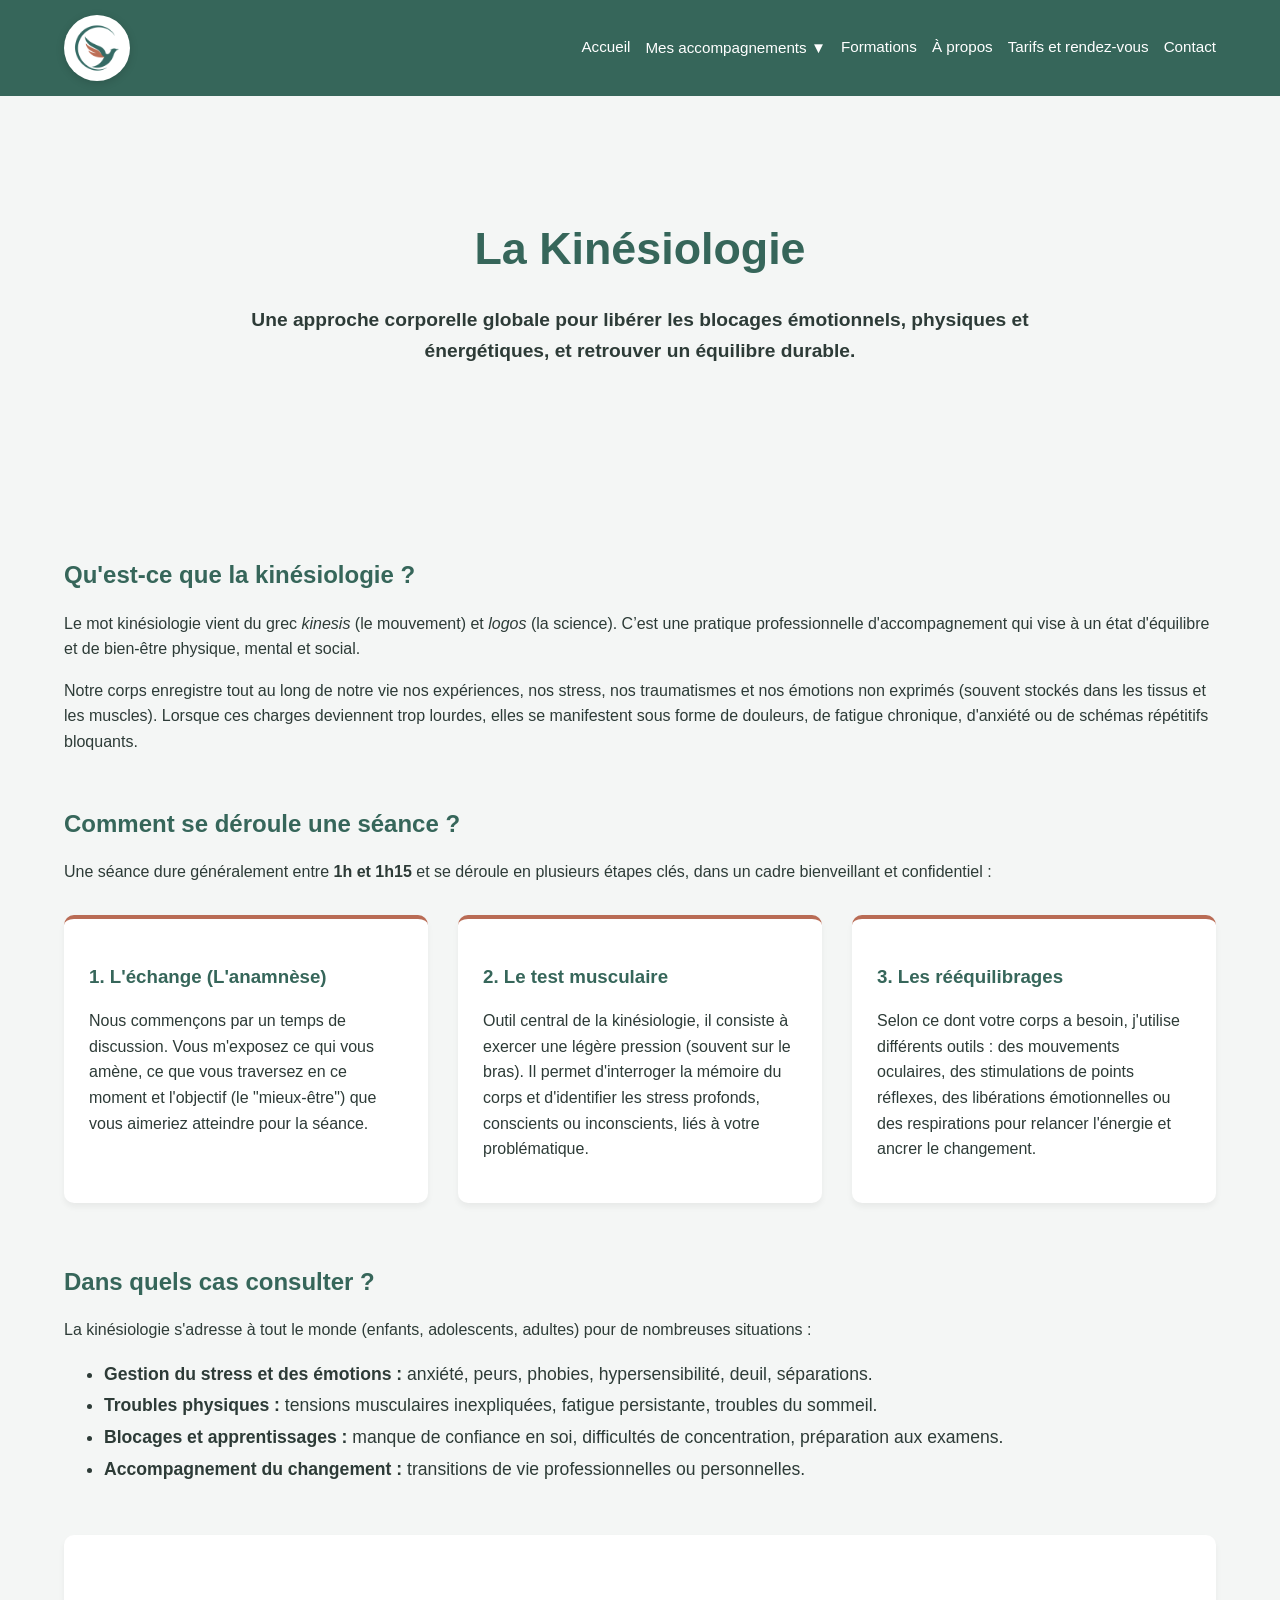
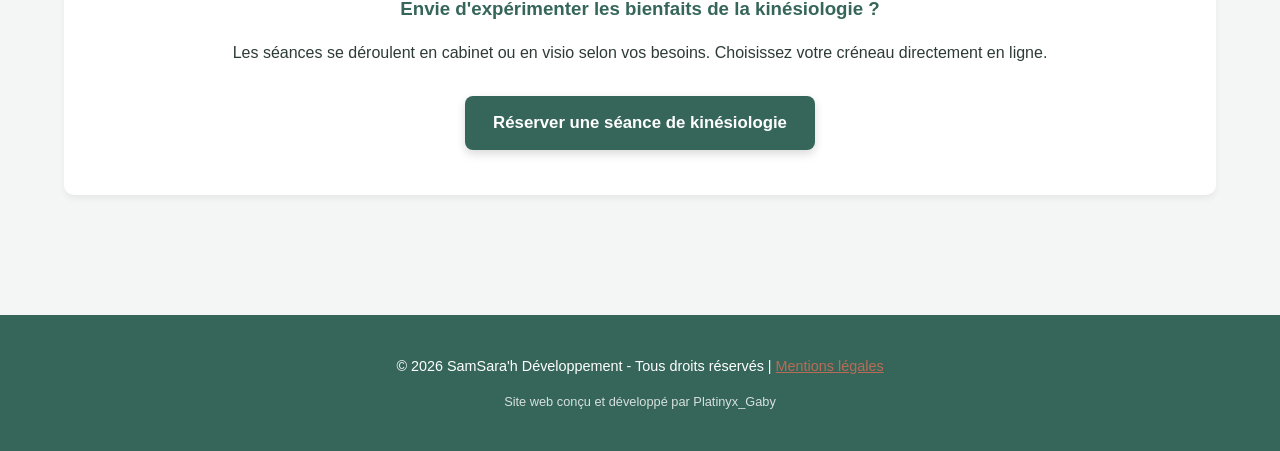
<file: kinesiologie.html>
<!DOCTYPE html>
<html lang="fr">
<head>
    <meta charset="UTF-8">
    <meta name="viewport" content="width=device-width, initial-scale=1.0">
    <title>La Kinésiologie - SamSara'h Développement</title>
    <link rel="stylesheet" href="style.css">
</head>
<body>

    <!-- MENU DE NAVIGATION -->
    <header>
        <div class="logo">
            <a href="index.html">
                <img src="logo.png" alt="SamSara'h' Développement" style="height: 50px; vertical-align: middle;">
            </a>
        </div>
        <nav>
            <a href="index.html">Accueil</a>
            <div class="menu-deroulant">
                <a href="accompagnements.html" class="lien-principal">Mes accompagnements ▼</a>
                <div class="sous-menu">
                    <a href="kinesiologie.html">Kinésiologie</a>
                    <a href="coaching.html">Coaching</a>
                    <a href="hypnose.html">Hypnose</a>
                </div>
            </div>
            <a href="formations.html">Formations</a>
            <a href="a-propos.html">À propos</a>
            <a href="tarifs-rdv.html">Tarifs et rendez-vous</a>
            <a href="contact.html">Contact</a>
        </nav>
    </header>

    <!-- BANDEAU PRINCIPAL -->
    <section class="hero">
        <h1>La Kinésiologie</h1>
        <p><strong>Une approche corporelle globale pour libérer les blocages émotionnels, physiques et énergétiques, et retrouver un équilibre durable.</strong></p>
    </section>

    <!-- CONTENU DÉTAILLÉ ET CONCRET -->
    <div class="--fond-clair">
        <section>
            <h2>Qu'est-ce que la kinésiologie ?</h2>
            <p>Le mot kinésiologie vient du grec <em>kinesis</em> (le mouvement) et <em>logos</em> (la science). C’est une pratique professionnelle d'accompagnement qui vise à un état d'équilibre et de bien-être physique, mental et social.</p>
            <p>Notre corps enregistre tout au long de notre vie nos expériences, nos stress, nos traumatismes et nos émotions non exprimés (souvent stockés dans les tissus et les muscles). Lorsque ces charges deviennent trop lourdes, elles se manifestent sous forme de douleurs, de fatigue chronique, d'anxiété ou de schémas répétitifs bloquants.</p>
            
            <h2 style="margin-top: 50px;">Comment se déroule une séance ?</h2>
            <p>Une séance dure généralement entre <strong>1h et 1h15</strong> et se déroule en plusieurs étapes clés, dans un cadre bienveillant et confidentiel :</p>
            
            <div class="grille-3" style="margin-top: 30px;">
                <div class="carte">
                    <h3>1. L'échange (L'anamnèse)</h3>
                    <p>Nous commençons par un temps de discussion. Vous m'exposez ce qui vous amène, ce que vous traversez en ce moment et l'objectif (le "mieux-être") que vous aimeriez atteindre pour la séance.</p>
                </div>
                <div class="carte">
                    <h3>2. Le test musculaire</h3>
                    <p>Outil central de la kinésiologie, il consiste à exercer une légère pression (souvent sur le bras). Il permet d'interroger la mémoire du corps et d'identifier les stress profonds, conscients ou inconscients, liés à votre problématique.</p>
                </div>
                <div class="carte">
                    <h3>3. Les rééquilibrages</h3>
                    <p>Selon ce dont votre corps a besoin, j'utilise différents outils : des mouvements oculaires, des stimulations de points réflexes, des libérations émotionnelles ou des respirations pour relancer l'énergie et ancrer le changement.</p>
                </div>
            </div>

            <h2 style="margin-top: 60px;">Dans quels cas consulter ?</h2>
            <p>La kinésiologie s'adresse à tout le monde (enfants, adolescents, adultes) pour de nombreuses situations :</p>
            <ul style="font-size: 1.1rem; line-height: 1.8; margin-top: 15px; margin-bottom: 40px;">
                <li><strong>Gestion du stress et des émotions :</strong> anxiété, peurs, phobies, hypersensibilité, deuil, séparations.</li>
                <li><strong>Troubles physiques :</strong> tensions musculaires inexpliquées, fatigue persistante, troubles du sommeil.</li>
                <li><strong>Blocages et apprentissages :</strong> manque de confiance en soi, difficultés de concentration, préparation aux examens.</li>
                <li><strong>Accompagnement du changement :</strong> transitions de vie professionnelles ou personnelles.</li>
            </ul>

            <!-- BOUTON DE RÉSERVATION EN BAS DE PAGE -->
            <div style="text-align: center; margin-top: 50px; background: white; padding: 40px; border-radius: 10px; box-shadow: 0 4px 6px rgba(0,0,0,0.05);">
                <h3 style="color: var(--vert-sauge);">Envie d'expérimenter les bienfaits de la kinésiologie ?</h3>
                <p style="margin-bottom: 25px;">Les séances se déroulent en cabinet ou en visio selon vos besoins. Choisissez votre créneau directement en ligne.</p>
                <a href="tarifs-rdv.html" class="btn-primaire">Réserver une séance de kinésiologie</a>
            </div>
        </section>
    </div>
    <footer>
        <p>© 2026 SamSara'h Développement - Tous droits réservés | <a href="mentions-legales.html">Mentions légales</a></p>
        <p style="font-size: 0.8rem; opacity: 0.8; margin-top: 5px;">Site web conçu et développé par Platinyx_Gaby</p>
    </footer>

</body>
</html>
</file>
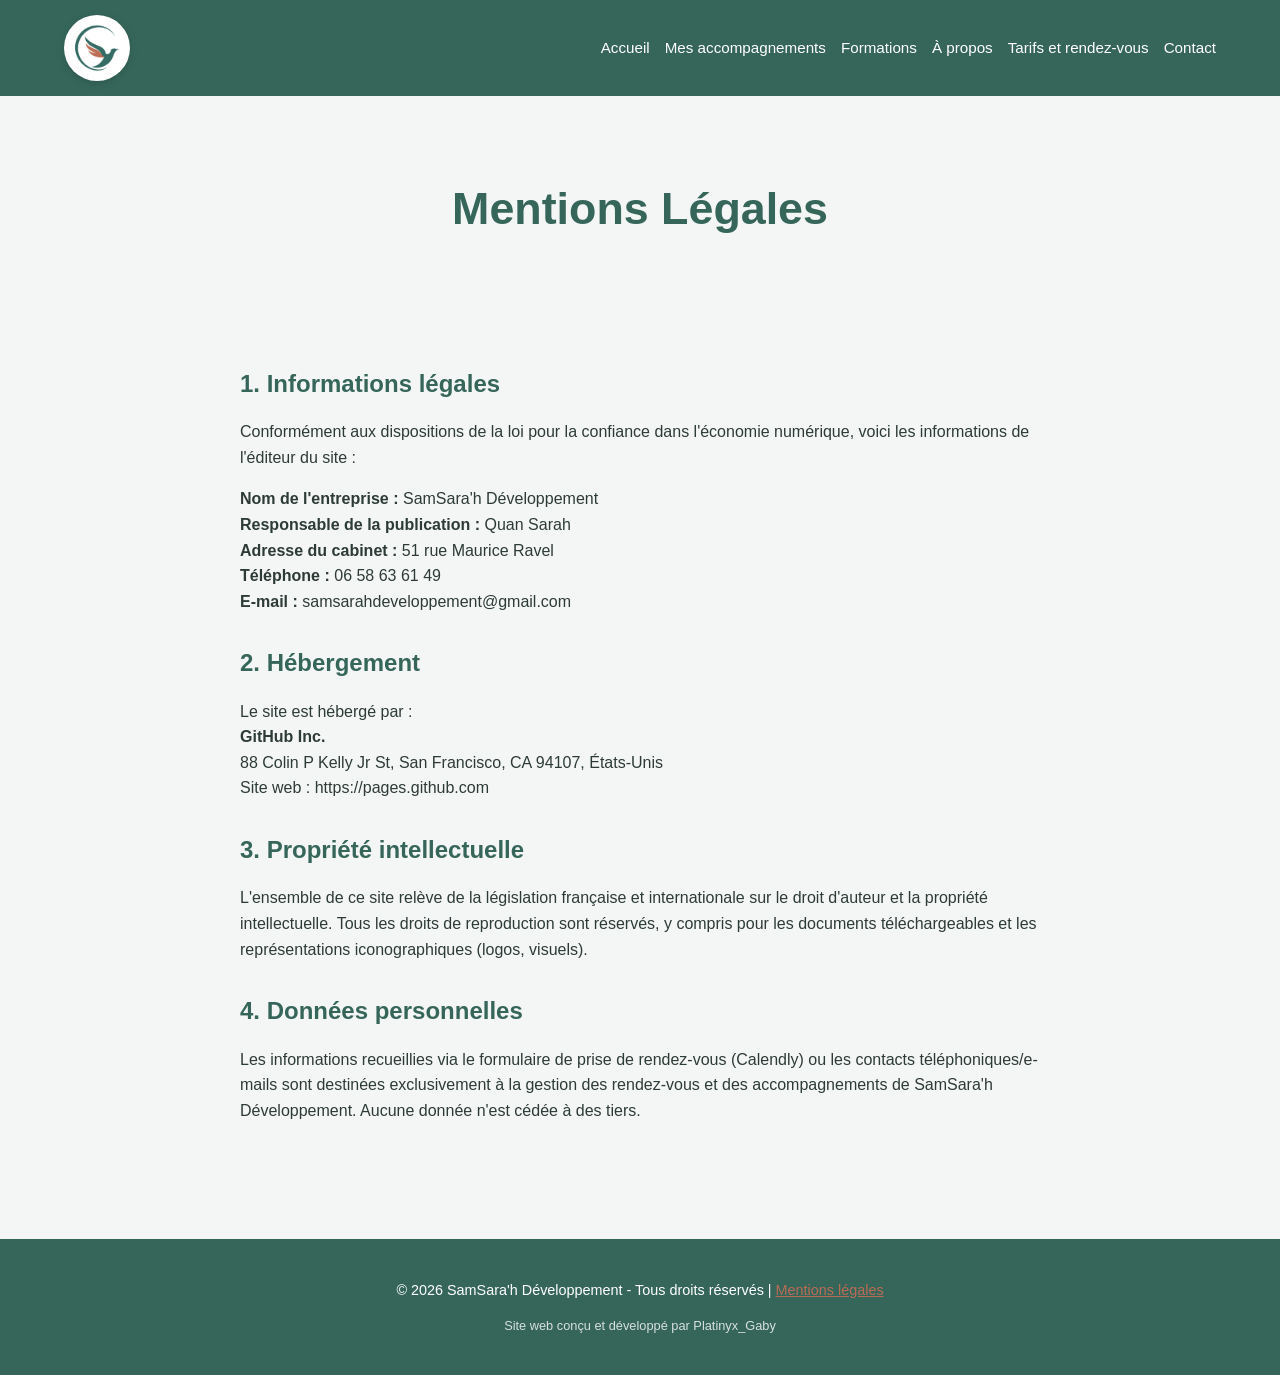
<file: mentions-legales.html>
<!DOCTYPE html>
<html lang="fr">
<head>
    <meta charset="UTF-8">
    <meta name="viewport" content="width=device-width, initial-scale=1.0">
    <title>Mentions Légales - SamSara'h Développement</title>
    <link rel="stylesheet" href="style.css">
</head>
<body>

    <!-- MENU DE NAVIGATION -->
    <header>
        <div class="logo">
            <a href="index.html">
                <img src="logo.png" alt="SamSara'h' Développement" style="height: 50px; vertical-align: middle;">
            </a>
        </div>
        <nav>
            <a href="index.html">Accueil</a>
            <a href="accompagnements.html">Mes accompagnements</a>
            <a href="formations.html">Formations</a>
            <a href="a-propos.html">À propos</a>
            <a href="tarifs-rdv.html">Tarifs et rendez-vous</a>
            <a href="contact.html">Contact</a>
        </nav>
    </header>

    <!-- CONTENU DES MENTIONS LÉGALES -->
    <section class="hero" style="padding: 40px 5%;">
        <h1>Mentions Légales</h1>
    </section>

    <div class="--fond-clair">
        <section style="max-width: 800px; margin: 0 auto; padding: 40px 20px;">
            <h2>1. Informations légales</h2>
            <p>Conformément aux dispositions de la loi pour la confiance dans l'économie numérique, voici les informations de l'éditeur du site :</p>
            <p><strong>Nom de l'entreprise :</strong> SamSara'h Développement<br>
            <strong>Responsable de la publication :</strong> Quan Sarah<br>
            <strong>Adresse du cabinet :</strong> 51 rue Maurice Ravel<br>
            <strong>Téléphone :</strong> 06 58 63 61 49<br>
            <strong>E-mail :</strong> samsarahdeveloppement@gmail.com</p>

            <h2 style="margin-top: 30px;">2. Hébergement</h2>
            <p>Le site est hébergé par :<br>
            <strong>GitHub Inc.</strong><br>
            88 Colin P Kelly Jr St, San Francisco, CA 94107, États-Unis<br>
            Site web : https://pages.github.com</p>

            <h2 style="margin-top: 30px;">3. Propriété intellectuelle</h2>
            <p>L'ensemble de ce site relève de la législation française et internationale sur le droit d'auteur et la propriété intellectuelle. Tous les droits de reproduction sont réservés, y compris pour les documents téléchargeables et les représentations iconographiques (logos, visuels).</p>

            <h2 style="margin-top: 30px;">4. Données personnelles</h2>
            <p>Les informations recueillies via le formulaire de prise de rendez-vous (Calendly) ou les contacts téléphoniques/e-mails sont destinées exclusivement à la gestion des rendez-vous et des accompagnements de SamSara'h Développement. Aucune donnée n'est cédée à des tiers.</p>
        </section>
    </div>

    <!-- PIED DE PAGE -->
    <footer>
        <p>© 2026 SamSara'h Développement - Tous droits réservés | <a href="mentions-legales.html">Mentions légales</a></p>
        <p style="font-size: 0.8rem; opacity: 0.8; margin-top: 5px;">Site web conçu et développé par Platinyx_Gaby</p>
    </footer>

</body>
</html>
</file>
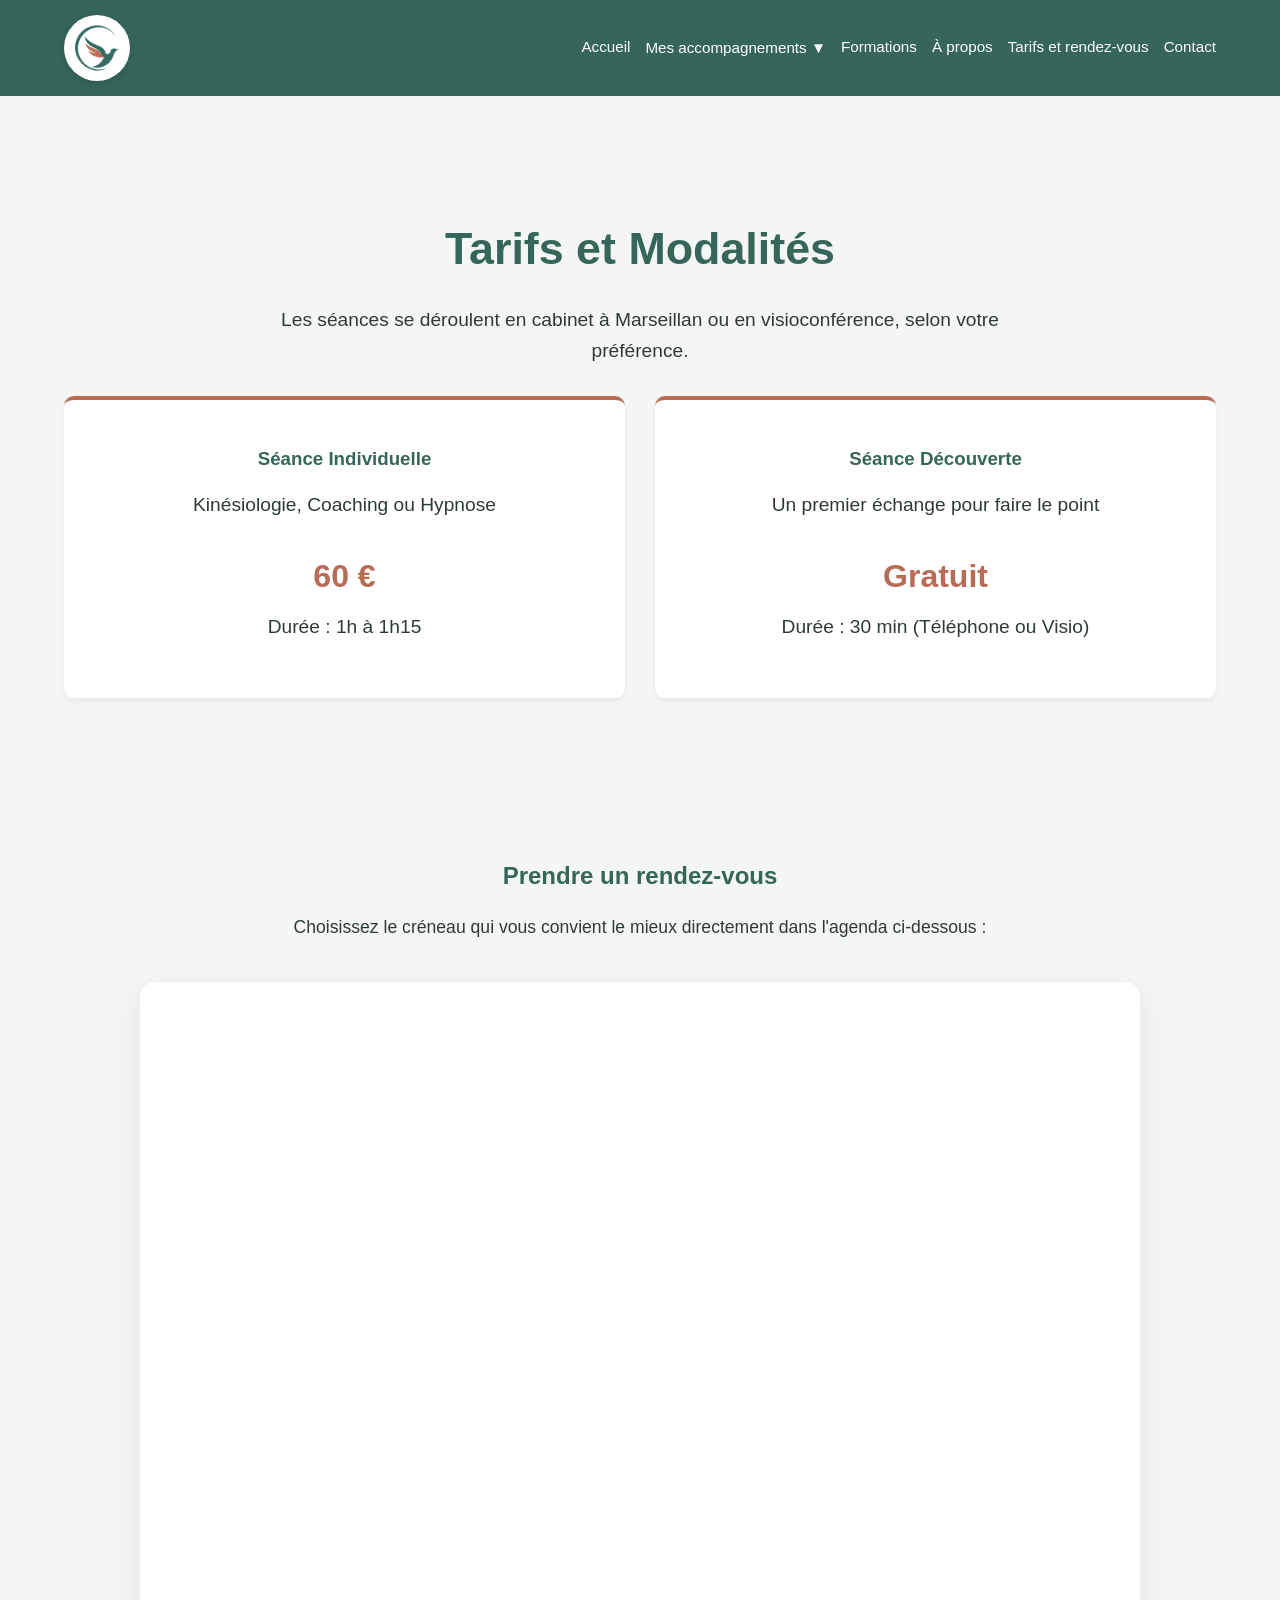
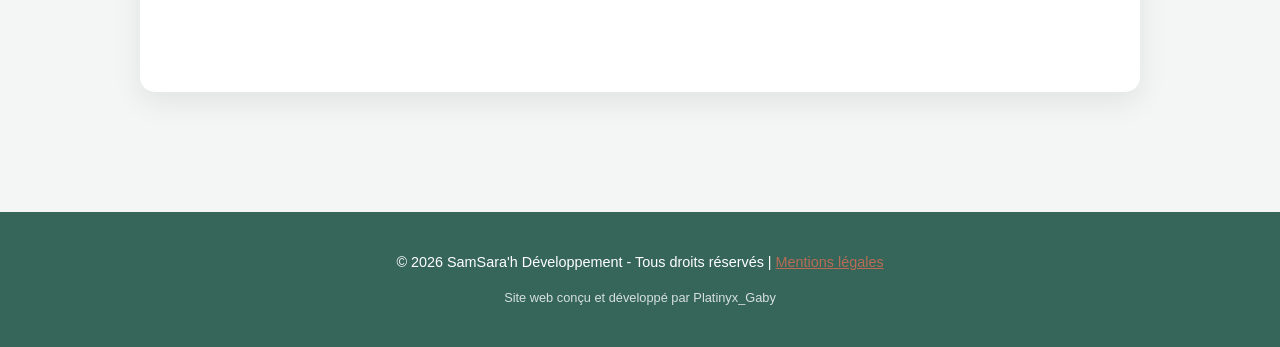
<file: tarifs-rdv.html>
<!DOCTYPE html>
<html lang="fr">
<head>
    <meta charset="UTF-8">
    <meta name="viewport" content="width=device-width, initial-scale=1.0">
    <title>Tarifs et Rendez-vous - Coach de Vie</title>
    <!-- On relie cette page au MÊME fichier de design -->
    <link rel="stylesheet" href="style.css">
</head>
<body>

    <!-- MENU DE NAVIGATION (Identique à l'accueil) -->
   <header>
        <div class="logo">
            <a href="index.html">
                <img src="logo.png" alt="SamSara'h' Développement" style="height: 50px; vertical-align: middle;">
            </a>
        </div>
        <nav>
    <a href="index.html">Accueil</a>
    
    <!-- MENU DÉROULANT -->
    <div class="menu-deroulant">
        <a href="accompagnements.html" class="lien-principal">Mes accompagnements ▼</a>
        <div class="sous-menu">
            <a href="kinesiologie.html">Kinésiologie</a>
            <a href="coaching.html">Coaching</a>
            <a href="hypnose.html">Hypnose</a>
        </div>
    </div>

    <a href="formations.html">Formations</a>
    <a href="a-propos.html">À propos</a>
    <a href="tarifs-rdv.html">Tarifs et rendez-vous</a>
    <a href="contact.html">Contact</a>
</nav>
    </header>
    <!-- SECTION TARIFS -->
    <section class="hero">
        <h1>Tarifs et Modalités</h1>
        <p>Les séances se déroulent en cabinet à Marseillan ou en visioconférence, selon votre préférence.</p>
        
        <div class="grille-3">
            <div class="carte" style="text-align: center;">
                <h3>Séance Individuelle</h3>
                <p>Kinésiologie, Coaching ou Hypnose</p>
                <p style="font-size: 2rem; color: var(--terre-cuite); font-weight: bold; margin: 10px 0;">60 €</p>
                <p>Durée : 1h à 1h15</p>
            </div>
            
            <div class="carte" style="text-align: center;">
                <h3>Séance Découverte</h3>
                <p>Un premier échange pour faire le point</p>
                <p style="font-size: 2rem; color: var(--terre-cuite); font-weight: bold; margin: 10px 0;">Gratuit</p>
                <p>Durée : 30 min (Téléphone ou Visio)</p>
            </div>
        </div>
    </section>

    <!-- SECTION CALENDRIER (POUR CALENDLY) -->
    <section class="fond-clair" style="padding: 60px 20px;">
        <div style="max-width: 1000px; margin: 0 auto; text-align: center;">
            
            <h2 style="color: var(--vert-sauge); margin-bottom: 15px;">Prendre un rendez-vous</h2>
            <p style="color: var(--texte-principal); font-size: 1.1rem; margin-bottom: 40px;">
                Choisissez le créneau qui vous convient le mieux directement dans l'agenda ci-dessous :
            </p>
            
            <!-- Conteneur élégant pour le calendrier Calendly -->
            <div style="background-color: white; border-radius: 15px; box-shadow: 0 10px 30px rgba(0,0,0,0.08); overflow: hidden; padding-top: 10px;">
                
                <!-- Code fourni par Calendly -->
                <div class="calendly-inline-widget" data-url="https://calendly.com/samsarahdeveloppement?primary_color=36665a" style="min-width:320px;height:700px;"></div>
                <script type="text/javascript" src="https://assets.calendly.com/assets/external/widget.js" async></script>
                
            </div>

        </div>
    </section>
    
    <footer>
        <p>© 2026 SamSara'h Développement - Tous droits réservés | <a href="mentions-legales.html">Mentions légales</a></p>
        <p style="font-size: 0.8rem; opacity: 0.8; margin-top: 5px;">Site web conçu et développé par Platinyx_Gaby</p>
    </footer>

</body>
</html>
</file>
<file: style.css>
/* --- PALETTE DE COULEURS --- */
/* --- CHARTE GRAPHIQUE SAMBARA'H DÉVELOPPEMENT --- */
/* --- VARIABLES DE COULEURS (Nouvelle Charte) --- */
:root {
    --vert-sauge: #36665a;    /* Vert profond du corps de l'oiseau */
    --terre-cuite: #b96c55;   /* Couleur cuivrée de l'aile */
    --fond-clair: #f4f6f5;    /* Un blanc très légèrement teinté de vert pour adoucir */
    --texte-principal: #2d3b37; /* Un gris-vert très foncé pour un texte plus doux que le noir pur */
}

/* --- BASE --- */
body {
    font-family: 'Segoe UI', Tahoma, Geneva, Verdana, sans-serif;
    color: var(--texte-principal);
    background-color: var(--fond-clair);
    margin: 0;
    padding: 0;
    line-height: 1.6;
}

h1, h2, h3 { color: var(--vert-sauge); margin-bottom: 1rem; }
a { text-decoration: none; }

/* --- BOUTONS --- */
.btn-primaire {
    display: inline-block;
    background-color: var(--vert-sauge); /* On utilise le rouge sombre pour un fort contraste */
    color: white;
    padding: 14px 28px; /* Un tout petit peu plus grand pour attirer le regard */
    border-radius: 8px;
    font-weight: bold;
    font-size: 1.05rem;
    box-shadow: 0 4px 10px rgba(0,0,0,0.15); /* Une ombre portée pour le faire "ressortir" du fond */
    transition: all 0.3s ease;
    margin: 5px;
}

.btn-primaire:hover {
    background-color: var(--terre-cuite); /* Au survol, il devient lumineux avec ton bel orangé */
    transform: translateY(-2px); /* Il fait un petit effet "saut" vers le haut très élégant */
    box-shadow: 0 6px 15px rgba(0,0,0,0.2);
}

.btn-secondaire {
    display: inline-block;
    background-color: transparent;
    color: var(--vert-sauge);
    padding: 12px 24px;
    border: 2px solid var(--vert-sauge);
    border-radius: 8px;
    font-weight: bold;
    transition: all 0.3s ease;
    margin: 5px;
}

.btn-secondaire:hover {
    background-color: var(--vert-sauge);
    color: white;
    transform: translateY(-2px);
}

/* --- EN-TÊTE / MENU --- */
header {
    background-color: var(--vert-sauge);
    padding: 15px 5%;
    display: flex;
    justify-content: space-between;
    align-items: center;
    flex-wrap: wrap;
}
.logo img {
    background-color: white; /* Crée un fond blanc */
    padding: 8px; /* Laisse l'oiseau respirer un peu à l'intérieur de sa bulle */
    border-radius: 50%; /* Rend le fond parfaitement rond */
    box-shadow: 0 2px 8px rgba(0,0,0,0.15); /* Petite ombre pour le faire ressortir */
    height: 60px; /* Assure-toi que la taille te convient */
}
nav { display: flex; flex-wrap: wrap; gap: 15px; }
nav a { color: white; font-size: 0.95rem; transition: color 0.3s; }
nav a:hover { color: var(--terre-cuite); }

/* --- SECTIONS GLOBALES --- */
section {
    padding: 60px 5%;
    max-width: 1200px;
    margin: 0 auto;
}
.--fond-clair { background-color: var(--fond-clair); max-width: 100%; }

/* --- BANDEAU PRINCIPAL (HERO) --- */
.hero { text-align: center; padding: 80px 5%; }
.hero h1 { font-size: 2.8rem; margin-bottom: 20px; }
.hero p { font-size: 1.2rem; max-width: 800px; margin: 0 auto 30px auto; }

/* --- GRILLES (SERVICES ET ÉTAPES) --- */
.grille-3 {
    display: grid;
    grid-template-columns: repeat(auto-fit, minmax(300px, 1fr));
    gap: 30px;
    margin-top: 30px;
}
.carte {
    background: white;
    padding: 25px;
    border-radius: 10px;
    box-shadow: 0 4px 6px rgba(0,0,0,0.05);
    border-top: 4px solid var(--terre-cuite);
}

/* --- ADAPTATION MOBILE --- */
@media (max-width: 768px) {
    header { flex-direction: column; text-align: center; }
    nav { justify-content: center; margin-top: 15px; }
    .hero h1 { font-size: 2rem; }
}
/* --- MENU DÉROULANT --- */
.menu-deroulant {
    position: relative;
    display: inline-block;
}

.sous-menu {
    display: none; /* Caché par défaut */
    position: absolute;
    background-color: var(--vert-sauge);
    min-width: 180px;
    box-shadow: 0px 8px 16px rgba(0,0,0,0.2);
    border-radius: 6px;
    z-index: 1;
    top: 100%;
    left: 0;
    padding: 10px 0;
}

.sous-menu a {
    color: white;
    padding: 8px 15px;
    display: block;
    text-align: left;
    font-size: 0.9rem;
}

.sous-menu a:hover {
    background-color: var(--terre-cuite);
    color: white;
}

/* Afficher le menu au survol de la souris */
.menu-deroulant:hover .sous-menu {
    display: block;
}
/* --- PIED DE PAGE (FOOTER) --- */
footer {
    background-color: var(--vert-sauge);
    color: white;
    text-align: center;
    padding: 25px 5%;
    margin-top: 60px;
    font-size: 0.9rem;
}

footer a {
    color: var(--terre-cuite);
    text-decoration: underline;
}

footer a:hover {
    color: white;
}
/* ========================================= */
/*   ROUE INTERACTIVE - LE PUZZLE PARFAIT    */
/* ========================================= */

.roue-libre {
    position: relative;
    width: 100%;
    max-width: 500px; /* Un beau carré parfait */
    aspect-ratio: 1 / 1;
    margin: 40px auto;
}


/* 1. Le phénix central (Cliquable avec une zone ronde) */
.centre-phenix {
    position: absolute;
    top: 38%; 
    left: 32%;
    width: 36%; 
    height: 36%;
    z-index: 30;
    border-radius: 50%; /* Essentiel : la zone cliquable devient un cercle parfait */
    cursor: pointer;
    transition: transform 0.3s cubic-bezier(0.175, 0.885, 0.32, 1.275);
}

/* Le petit effet bonus au survol du phénix */
.centre-phenix:hover {
    transform: scale(1.15);
}

/* 2. Le style de chaque pièce de puzzle */
.lien-kine, .lien-infirmiere, .lien-scolaire, .lien-pro, .lien-hypnose, .lien-formatrice {
    position: absolute;
    display: block;
    z-index: 5;
}

.morceau-roue {
    width: 100%;
    height: auto;
    display: block;
    transition: transform 0.3s cubic-bezier(0.175, 0.885, 0.32, 1.275), filter 0.3s ease;
    filter: drop-shadow(0 2px 5px rgba(0,0,0,0.1));
}

/* 3. L'effet de zoom ultra-propre */
.lien-kine:hover .morceau-roue,
.lien-infirmiere:hover .morceau-roue,
.lien-scolaire:hover .morceau-roue,
.lien-pro:hover .morceau-roue,
.lien-hypnose:hover .morceau-roue,
.lien-formatrice:hover .morceau-roue {
    transform: scale(1.10); /* La pièce grossit */
    filter: drop-shadow(0 15px 20px rgba(0,0,0,0.2)) brightness(1.05);
    position: relative;
    z-index: 20; /* Passe par-dessus les autres */
}

/* ========================================= */
/* 4. LES COORDONNÉES EXACTES DU PUZZLE      */
/* ========================================= */

/* Pièces du Haut et du Bas (Ce sont les plus larges) */
.lien-kine { top: 0%; left: 22%; width: 55%; }
.lien-pro  { bottom: -10%; left: 24%; width: 52%; }

/* Pièces de Gauche */
.lien-formatrice { top: 8%; left: -6%; width: 42%; }
.lien-hypnose    { bottom: -1%; left: -6%; width: 42%; }

/* Pièces de Droite */
.lien-infirmiere { top: 8%; right: -6%; width: 43%; }
.lien-scolaire   { bottom: -2%; right: -6%; width: 40%; }
</file>
